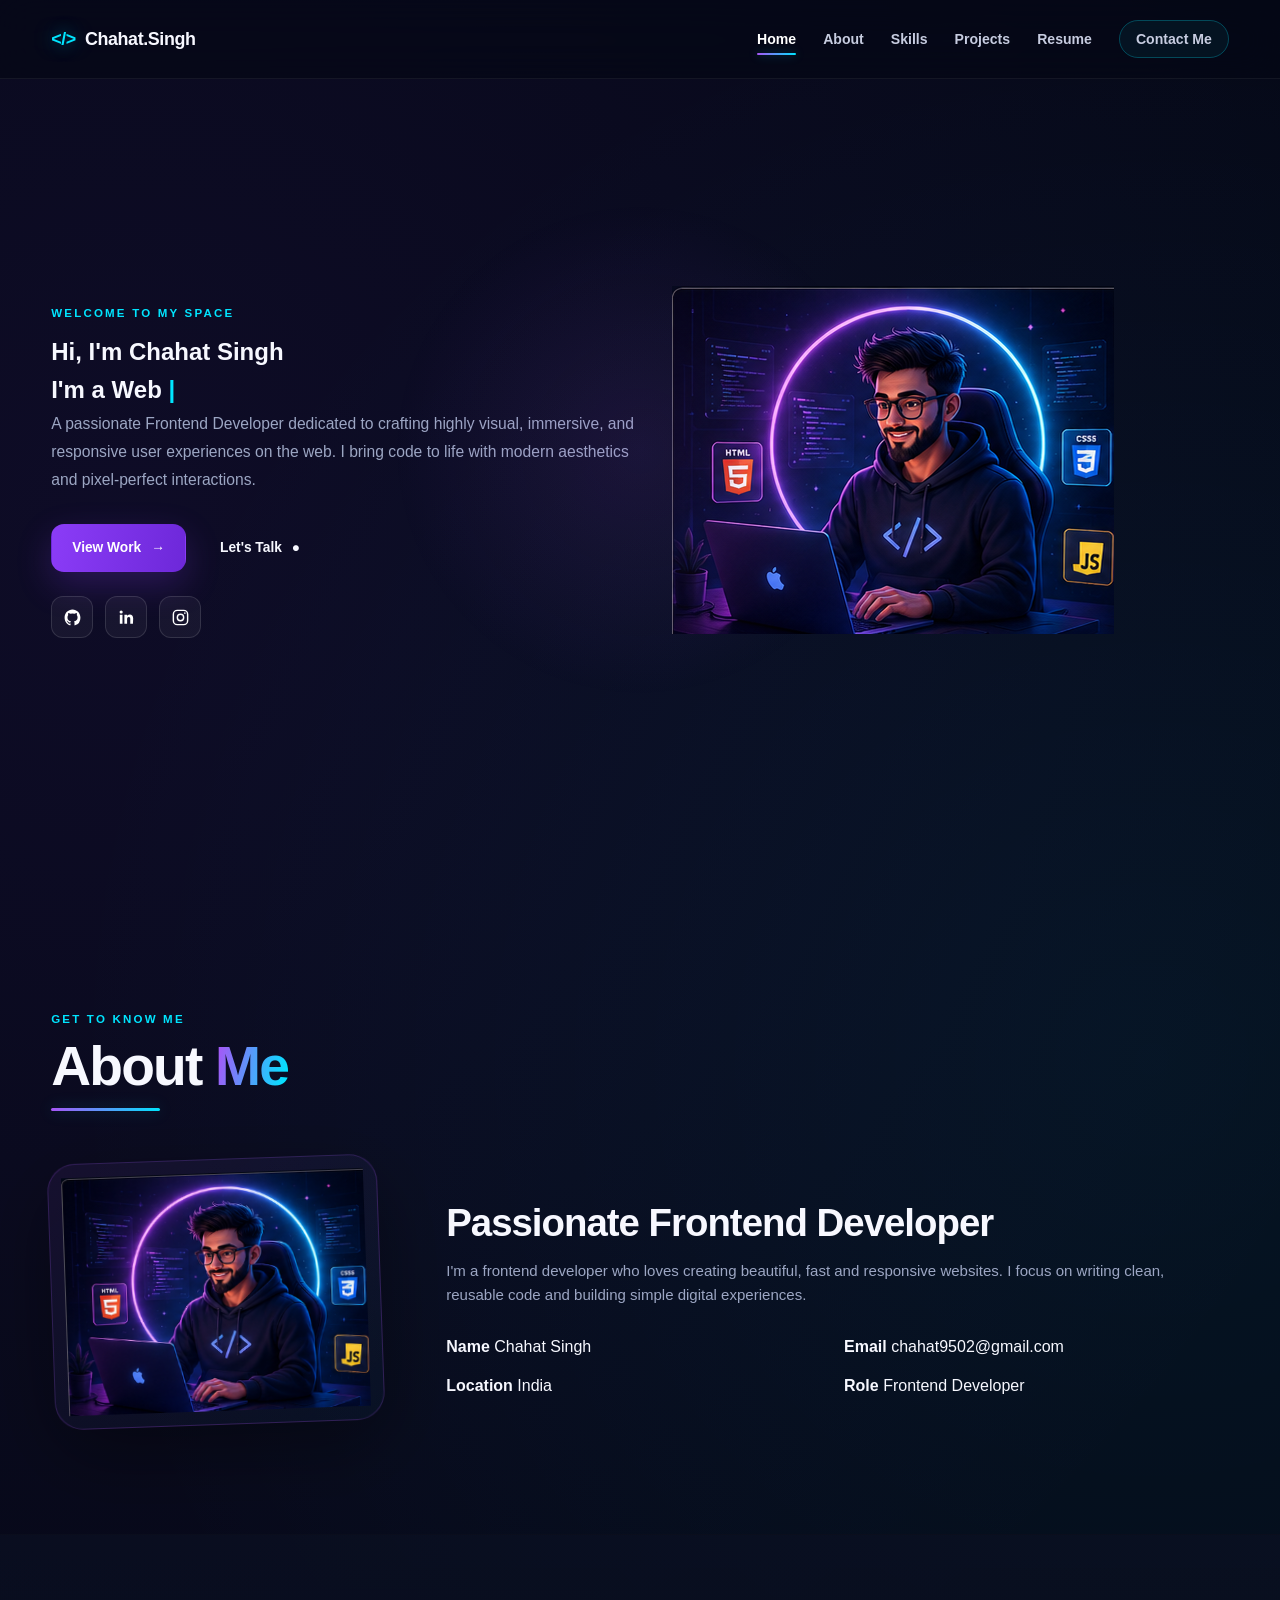
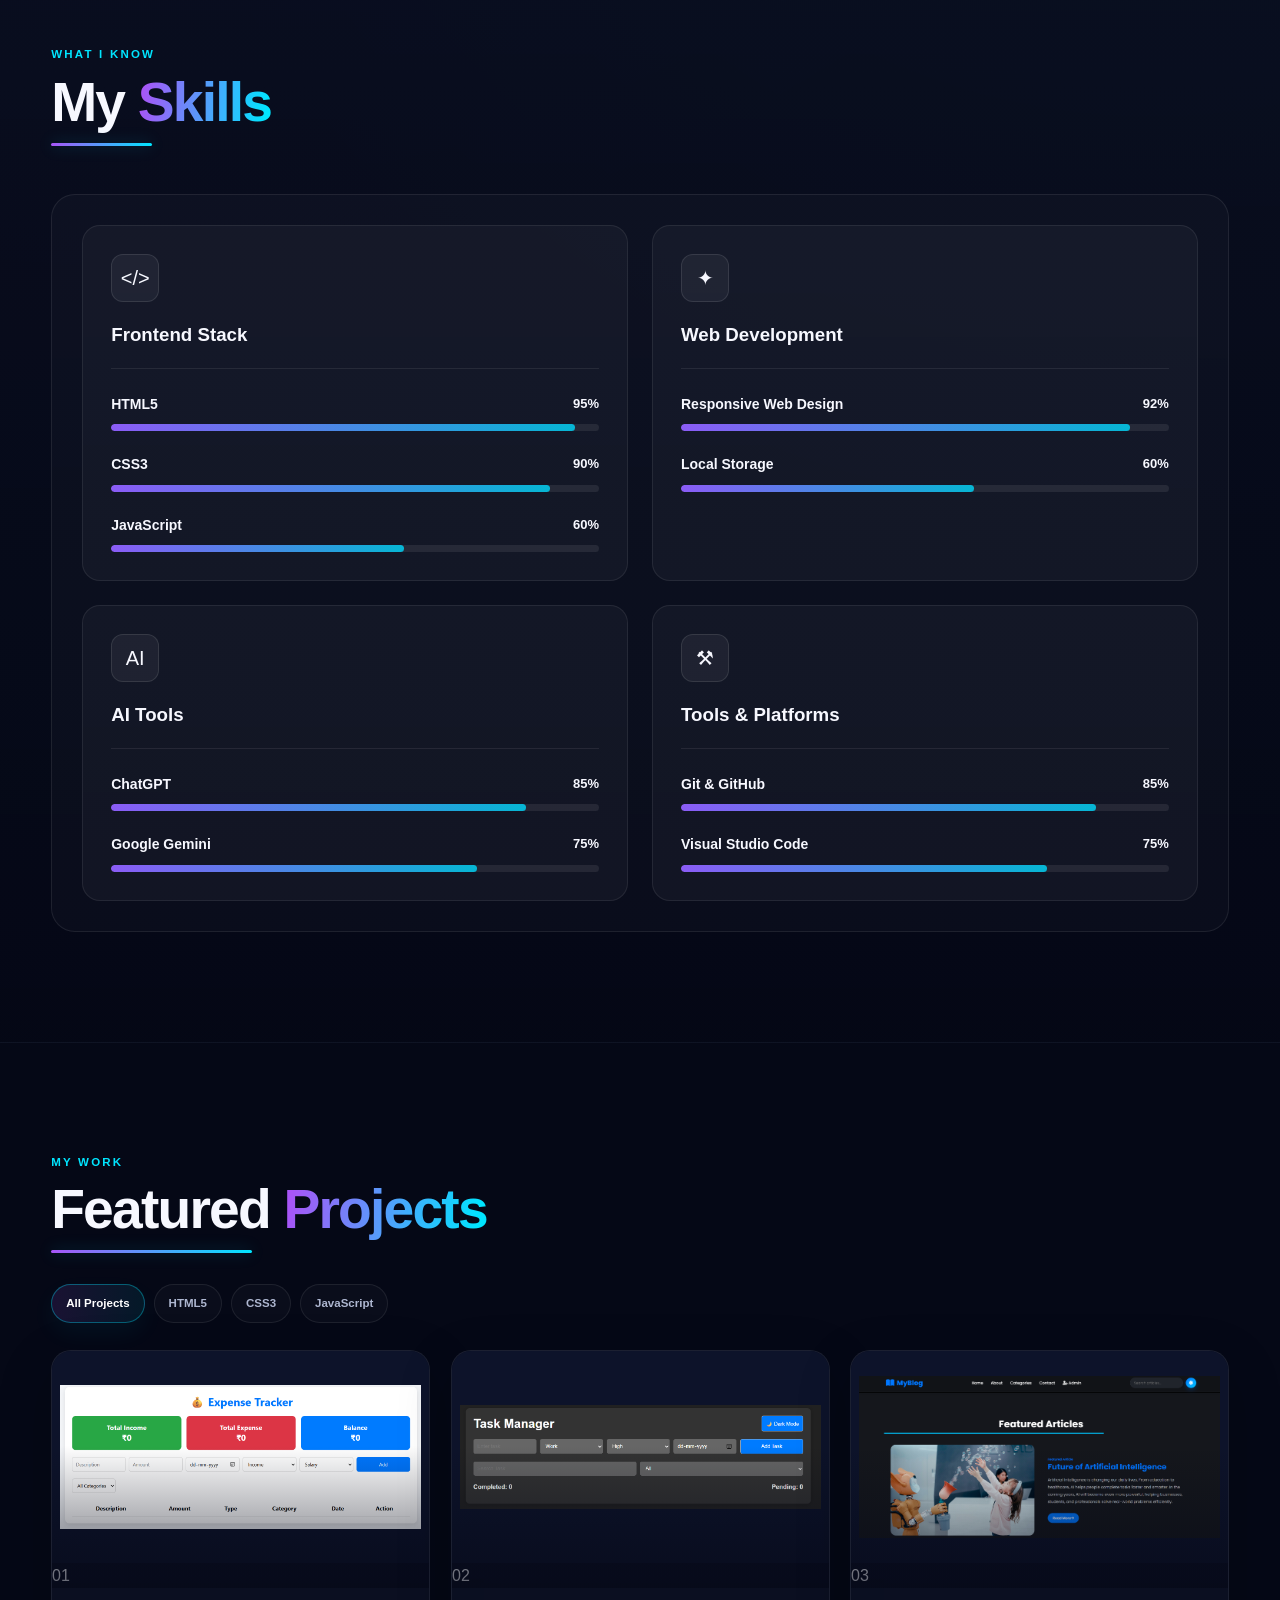
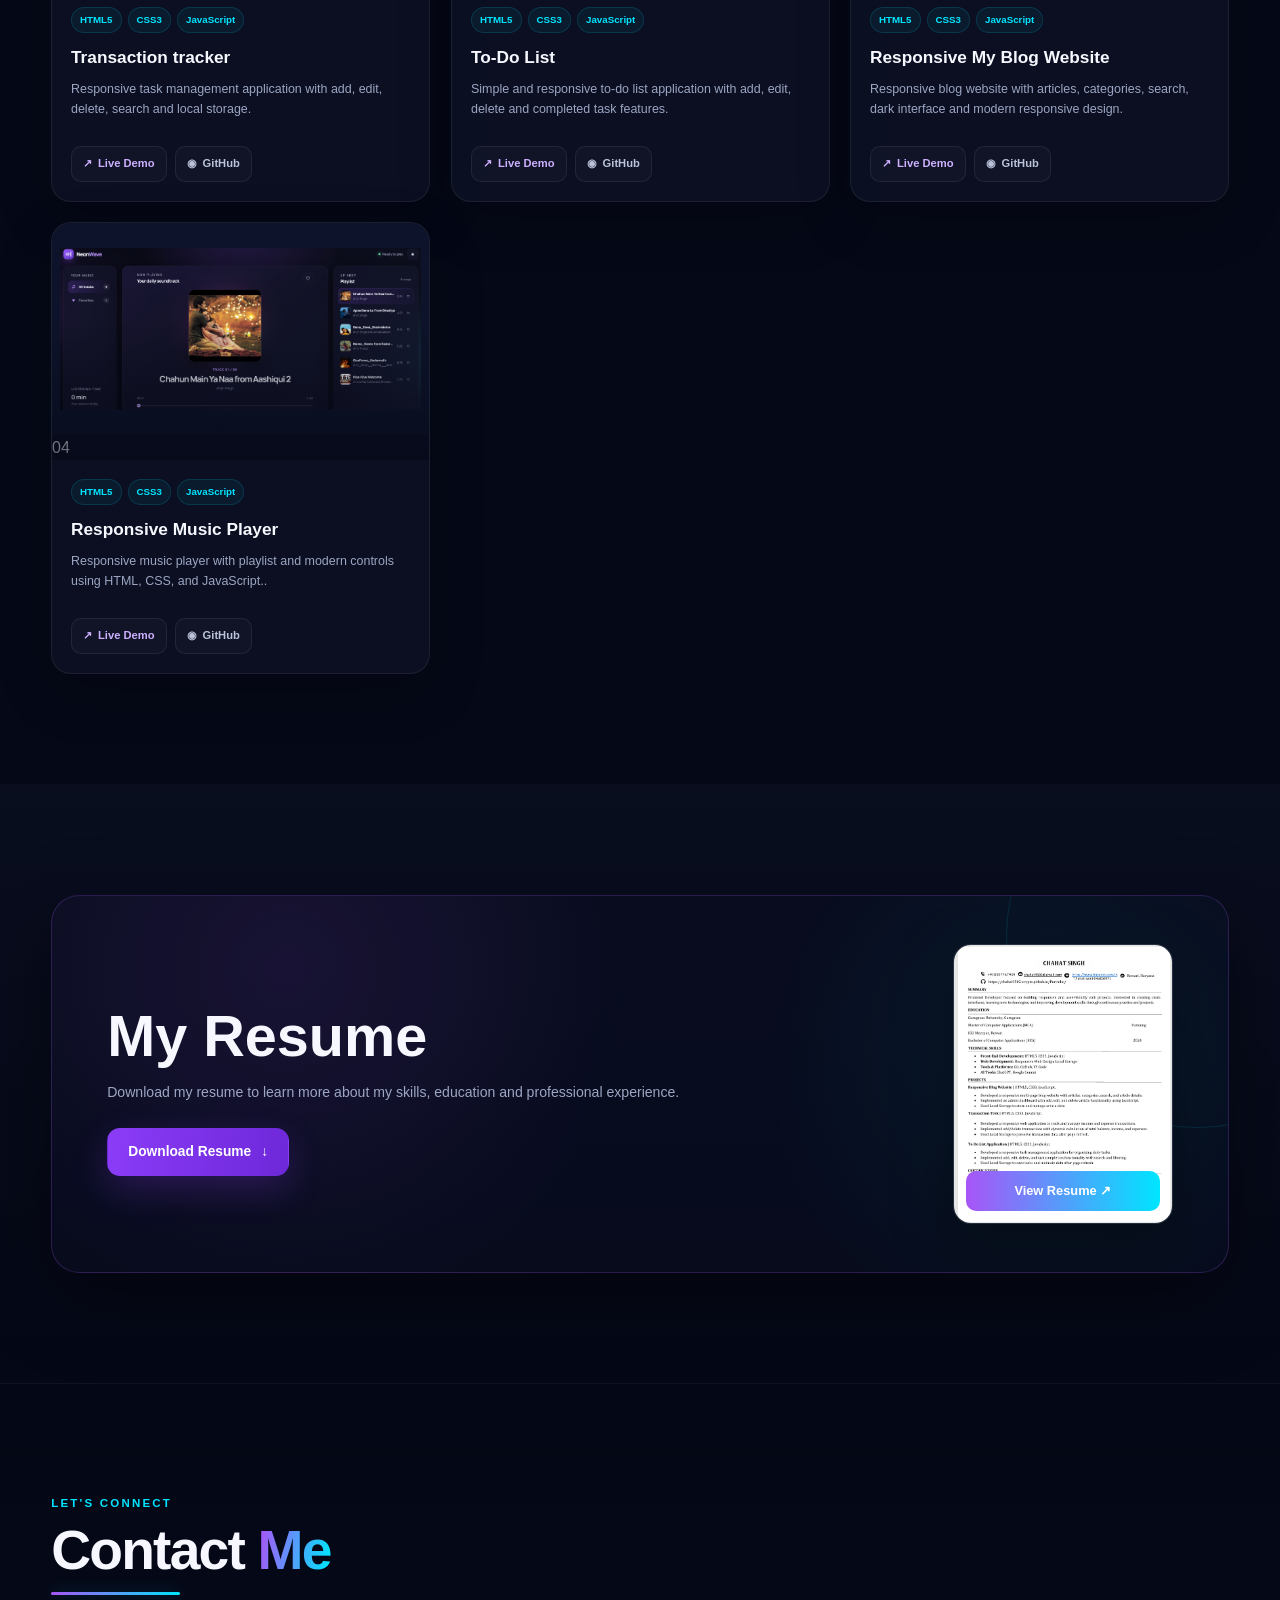
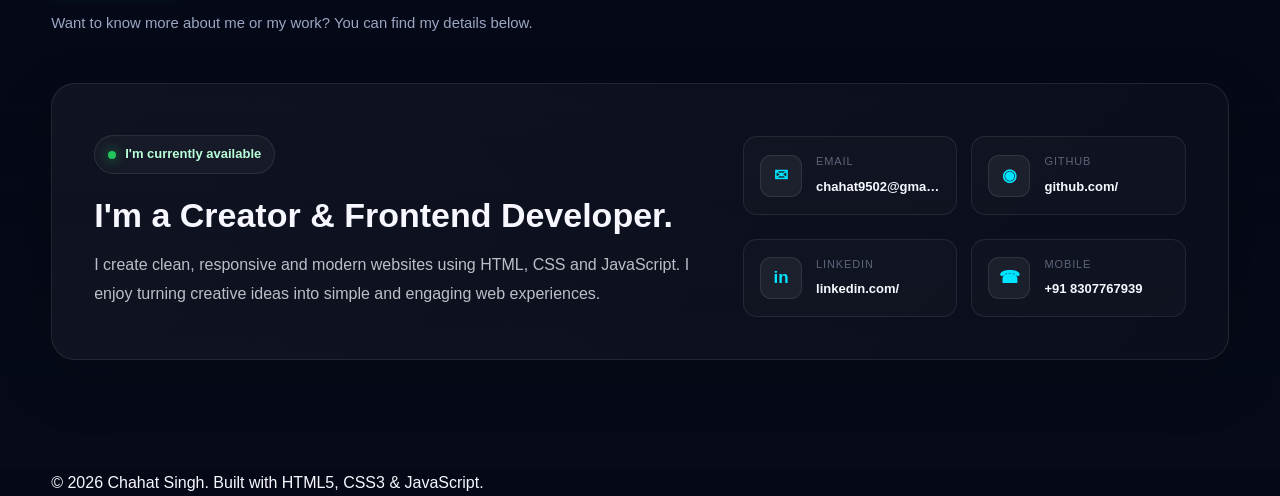
<file: index.html>
<!DOCTYPE html>
<html lang="en">

<head>

  <meta charset="UTF-8">

  <meta name="viewport" content="width=device-width, initial-scale=1.0">

  <meta
    name="description"
    content="Modern responsive frontend developer portfolio"
  >

  <meta
    name="author"
    content="Chahat Singh"
  >

  <title>Chahat Singh | Frontend Developer</title>

  <link rel="stylesheet" href="profile.css">

</head>


<body>

  <header class="header">

    <nav class="navbar container">

      <a href="#home" class="logo">

        <span class="logo-icon">&lt;/&gt;</span>

        <span>
          Chahat<span class="logo-dot">.</span>Singh
        </span>

      </a>

      <button
        class="menu-toggle"
        id="menuToggle"
        aria-label="Open menu"
        aria-expanded="false"
        type="button"
      >
        ☰
      </button>

      <ul class="nav-links" id="navLinks">

        <li>
          <a
            href="#home"
            class="nav-link active"
          >
            Home
          </a>
        </li>

        <li>
          <a
            href="#about"
            class="nav-link"
          >
            About
          </a>
        </li>

        <li>
          <a
            href="#skills"
            class="nav-link"
          >
            Skills
          </a>
        </li>

        <li>
          <a
            href="#projects"
            class="nav-link"
          >
            Projects
          </a>
        </li>

        <li>
          <a
            href="#resume"
            class="nav-link"
          >
            Resume
          </a>
        </li>

        <li>
          <a
            href="#contact"
            class="nav-link contact-nav"
          >
            Contact Me
          </a>
        </li>

      </ul>

    </nav>

  </header>

  <main>

    <section
      class="hero section"
      id="home"
    >

      <div class="container hero-grid">

        <div class="hero-content">

          <p class="eyebrow">
            WELCOME TO MY SPACE
          </p>


          <h1>
            Hi, I'm
            <span>Chahat Singh</span>
          </h1>


          <h2>

            I'm a

            <span id="typingText">
              Creative Coder
            </span>

            <span class="typing-cursor">
              |
            </span>

          </h2>


          <p class="hero-text">

            A passionate Frontend Developer dedicated to
            crafting highly visual, immersive, and responsive
            user experiences on the web. I bring code to life
            with modern aesthetics and pixel-perfect
            interactions.

          </p>
          <div class="hero-buttons">

            <a
              href="#projects"
              class="btn btn-primary"
            >

              View Work

              <span>→</span>

            </a>


            <a
              href="#contact"
              class="btn btn-outline"
            >

              Let's Talk

              <span>●</span>

            </a>

          </div>

          <div class="social-links">
            <a
              href="https://github.com/chahat9502-crypto"
              target="_blank"
              rel="noopener noreferrer"
              aria-label="GitHub"
              title="GitHub"
              class="social-icon github"
            >

              <svg
                viewBox="0 0 24 24"
                aria-hidden="true"
              >
                <path
                  d="M12 2C6.48 2 2 6.58 2 12.22c0 4.51 2.87 8.34 6.84 9.69.5.1.68-.22.68-.49v-1.73c-2.78.62-3.37-1.37-3.37-1.37-.45-1.18-1.11-1.49-1.11-1.49-.91-.64.07-.63.07-.63 1 .08 1.53 1.06 1.53 1.06.9 1.58 2.34 1.12 2.91.86.09-.67.35-1.12.64-1.38-2.22-.26-4.55-1.15-4.55-5.07 0-1.12.39-2.03 1.03-2.75-.1-.26-.45-1.31.1-2.72 0 0 .84-.28 2.75 1.05a9.2 9.2 0 0 1 5 0c1.91-1.33 2.75-1.05 2.75-1.05.55 1.41.2 2.46.1 2.72.64.72 1.03 1.63 1.03 2.75 0 3.93-2.34 4.8-4.57 5.06.36.32.68.94.68 1.9v2.82c0 .27.18.6.69.49A10.25 10.25 0 0 0 22 12.22C22 6.58 17.52 2 12 2Z"
                />
              </svg>

            </a>

            <a
              href="https://www.linkedin.com/in/chahat-saini-04a1b9371"
              target="_blank"
              rel="noopener noreferrer"
              aria-label="LinkedIn"
              title="LinkedIn"
              class="social-icon linkedin"
            >

              <svg
                viewBox="0 0 24 24"
                aria-hidden="true"
              >
                <path
                  d="M6.94 8.5H3.56V20h3.38V8.5ZM5.25 3A2 2 0 1 0 5.25 7 2 2 0 0 0 5.25 3ZM20.44 13.41c0-3.46-1.85-5.07-4.32-5.07-1.99 0-2.88 1.1-3.38 1.87V8.5H9.36V20h3.38v-5.69c0-1.5.28-2.95 2.14-2.95 1.84 0 1.87 1.72 1.87 3.05V20h3.38l.31-6.59Z"
                />
              </svg>

            </a>

            <a
              href="https://www.instagram.com/"
              target="_blank"
              rel="noopener noreferrer"
              aria-label="Instagram"
              title="Instagram"
              class="social-icon instagram"
            >

              <svg
                viewBox="0 0 24 24"
                aria-hidden="true"
              >
                <rect
                  x="3"
                  y="3"
                  width="18"
                  height="18"
                  rx="5"
                  ry="5"
                />

                <circle
                  cx="12"
                  cy="12"
                  r="4"
                />

                <circle
                  cx="17.5"
                  cy="6.5"
                  r="1"
                  class="instagram-dot"
                />

              </svg>

            </a>

          </div>

        </div>
        <div class="hero-image">

          <div class="glow"></div>

          <div class="hero-ring"></div>

          <img
            src="images/avatar.png"
            alt="Chahat Singh frontend developer"
          >

        </div>

      </div>

    </section>

    <section
      class="section"
      id="about"
    >

      <div class="container">


        <div class="section-heading">

          <p class="eyebrow">
            GET TO KNOW ME
          </p>

          <h2>
            About
            <span>Me</span>
          </h2>

        </div>



        <div class="about-grid reveal">
          <div class="profile-card">

            <div class="profile-glow"></div>

            <img
              src="images/avatar.png"
              alt="Chahat Singh profile"
            >

          </div>
          <div class="about-content">

            <h3>
              Passionate Frontend Developer
            </h3>


            <p>

              I'm a frontend developer who loves creating
              beautiful, fast and responsive websites.
              I focus on writing clean, reusable code
              and building simple digital experiences.

            </p>


            <div class="info-grid">


              <div class="info-item">

                <strong>
                  Name
                </strong>

                <span>
                  Chahat Singh
                </span>

              </div>


              <div class="info-item">

                <strong>
                  Email
                </strong>

                <span>
                  chahat9502@gmail.com
                </span>

              </div>


              <div class="info-item">

                <strong>
                  Location
                </strong>

                <span>
                  India
                </span>

              </div>


              <div class="info-item">

                <strong>
                  Role
                </strong>

                <span>
                  Frontend Developer
                </span>

              </div>


            </div>

          </div>

        </div>

      </div>

    </section>

    <section class="section section-alt" id="skills">
      <div class="container">
        <div class="section-heading">
          <p class="eyebrow">WHAT I KNOW</p>
          <h2>My <span>Skills</span></h2>
        </div>

        <div class="skills-container reveal">
          <div class="skill-card">
            <div class="skill-card-icon">&lt;/&gt;</div>
            <h3>Frontend Stack</h3>
            <div class="skill-line"></div>
            <div class="skill-item">
              <div class="skill-top"><h4>HTML5</h4><span>95%</span></div>
              <div class="progress"><span style="width:95%"></span></div>
            </div>
            <div class="skill-item">
              <div class="skill-top"><h4>CSS3 </h4><span>90%</span></div>
              <div class="progress"><span style="width:90%"></span></div>
            </div>
            <div class="skill-item">
              <div class="skill-top"><h4>JavaScript</h4><span>60%</span></div>
              <div class="progress"><span style="width:60%"></span></div>
            </div>
          </div>

          <div class="skill-card">
            <div class="skill-card-icon">✦</div>
            <h3>Web Development</h3>
            <div class="skill-line"></div>
            <div class="skill-item">
              <div class="skill-top"><h4>Responsive Web Design</h4><span>92%</span></div>
              <div class="progress"><span style="width:92%"></span></div>
            </div>
            <div class="skill-item">
              <div class="skill-top"><h4>Local Storage</h4><span>60%</span></div>
              <div class="progress"><span style="width:60%"></span></div>
            </div>
          </div>

          <div class="skill-card">
            <div class="skill-card-icon">AI</div>
            <h3>AI Tools</h3>
            <div class="skill-line"></div>
            <div class="skill-item">
              <div class="skill-top"><h4>ChatGPT</h4><span>85%</span></div>
              <div class="progress"><span style="width:85%"></span></div>
            </div>
            <div class="skill-item">
              <div class="skill-top"><h4>Google Gemini</h4><span>75%</span></div>
              <div class="progress"><span style="width:75%"></span></div>
            </div>
          </div>

          <div class="skill-card">
            <div class="skill-card-icon">⚒</div>
            <h3>Tools &amp; Platforms</h3>
            <div class="skill-line"></div>
            <div class="skill-item">
              <div class="skill-top"><h4>Git &amp; GitHub</h4><span>85%</span></div>
              <div class="progress"><span style="width:85%"></span></div>
            </div>
            <div class="skill-item">
              <div class="skill-top"><h4>Visual Studio Code</h4><span>75%</span></div>
              <div class="progress"><span style="width:75%"></span></div>
            </div>
          </div>
        </div>
      </div>
    </section>


    <section
      class="section"
      id="projects"
    >

      <div class="container">


        <div class="section-heading project-heading">

          <div>

            <p class="eyebrow">
              MY WORK
            </p>

            <h2>
              Featured
              <span>Projects</span>
            </h2>

          </div>
</div>


        <div class="project-filters">

          <button
            class="filter-btn active"
            data-filter="all"
            type="button"
          >
            All Projects
          </button>


          <button
            class="filter-btn"
            data-filter="HTML5"
            type="button"
          >
            HTML5
          </button>


          <button
            class="filter-btn"
            data-filter="CSS3"
            type="button"
          >
            CSS3
          </button>


          <button
            class="filter-btn"
            data-filter="JavaScript"
            type="button"
          >
            JavaScript
          </button>

        </div>


        <div
          class="projects-grid reveal"
          id="projectsGrid"
        >
        </div>

      </div>

    </section>

<section
      class="section section-alt"
      id="resume"
    >

      <div class="container">


        <div class="resume-box reveal">


          <div class="resume-content">

          


            <h2>
              My
              <span>Resume</span>
            </h2>


            <p>

              Download my resume to learn more
              about my skills, education and
              professional experience.

            </p>


            <a
              href="resume.pdf"
              download
              class="btn btn-primary"
            >

              Download Resume

              <span>↓</span>

            </a>

          </div>



          <div class="resume-preview">

  <img
    src="images/resume.png"
    alt="Chahat Singh Resume Preview"
  >

  <a
    href="images/resume.png"
    target="_blank"
    rel="noopener noreferrer"
    class="resume-preview-btn"
  >
    View Resume ↗
  </a>

</div>

          </div>


        </div>

      </div>

    </section>


    <section
      class="section contact-section"
      id="contact"
    >

      <div class="container">


        <div class="section-heading reveal">

          <p class="eyebrow">
            LET'S CONNECT
          </p>

          <h2>
            Contact
            <span>Me</span>
          </h2>

          <p class="section-description">

            Want to know more about me or my work?
            You can find my details below.

          </p>

        </div>


        <div class="simple-contact-card reveal">


         

          <div class="simple-contact-intro">


            <div class="online-status">

              <span></span>

              I'm currently available

            </div>


            <h3>
              I'm a Creator & Frontend Developer.
            </h3>


            <p>

              I create clean, responsive and modern
              websites using HTML, CSS and JavaScript.
              I enjoy turning creative ideas into
              simple and engaging web experiences.

            </p>

          </div>


          <div class="simple-contact-details">


            <a
              href="mailto:youremail@gmail.com"
              class="simple-contact-item"
            >

              <span class="simple-contact-icon">
                ✉
              </span>

              <span>

                <small>
                  Email
                </small>

                <strong>
                  chahat9502@gmail.com
                </strong>

              </span>

            </a>


            <a
              href="https://github.com/chahat9502-crypto"
              target="_blank"
              rel="noopener noreferrer"
              class="simple-contact-item"
            >

              <span class="simple-contact-icon">
                ◉
              </span>

              <span>

                <small>
                  GitHub
                </small>

                <strong>
                  github.com/
                </strong>

              </span>

            </a>


            <a
              href="https://www.linkedin.com/in/chahat-saini-04a1b9371"
              target="_blank"
              rel="noopener noreferrer"
              class="simple-contact-item"
            >

              <span class="simple-contact-icon">
                in
              </span>

              <span>

                <small>
                  LinkedIn
                </small>

                <strong>
                  linkedin.com/
                </strong>

              </span>

            </a>


<a
  href="tel:+918307767939"
  class="simple-contact-item"
>
  <span class="simple-contact-icon">
    ☎
  </span>

  <span>
    <small>Mobile</small>
    <strong>+91 8307767939</strong>
  </span>
</a>

          </div>

        </div>

      </div>

    </section>


  </main>

<footer>

    <div class="container">

      <p>

        © 2026 Chahat Singh.
        Built with HTML5, CSS3 & JavaScript.

      </p>

    </div>

  </footer>


  <button
    class="back-top"
    id="backTop"
    aria-label="Back to top"
    type="button"
  >
    ↑
  </button>


  <script
    src="profile.js"
    defer
  ></script>


</body>

</html>
</file>
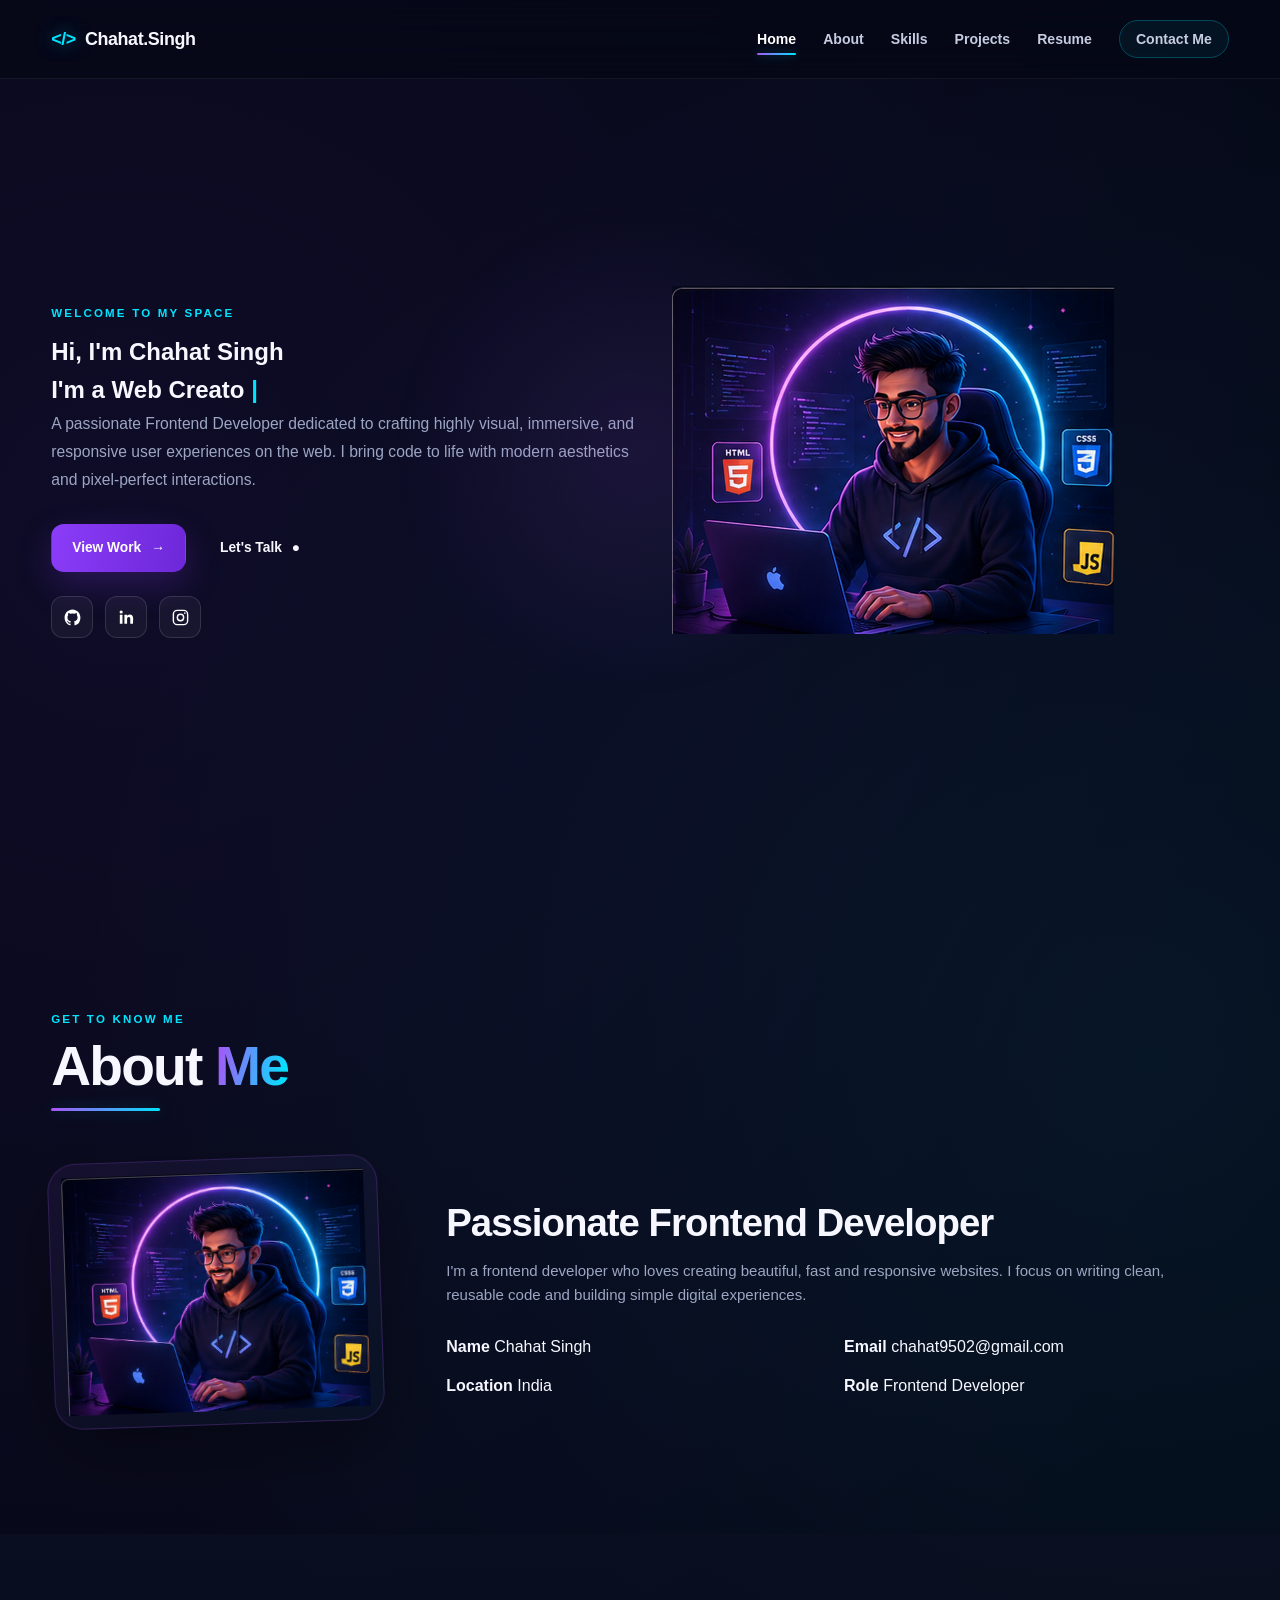
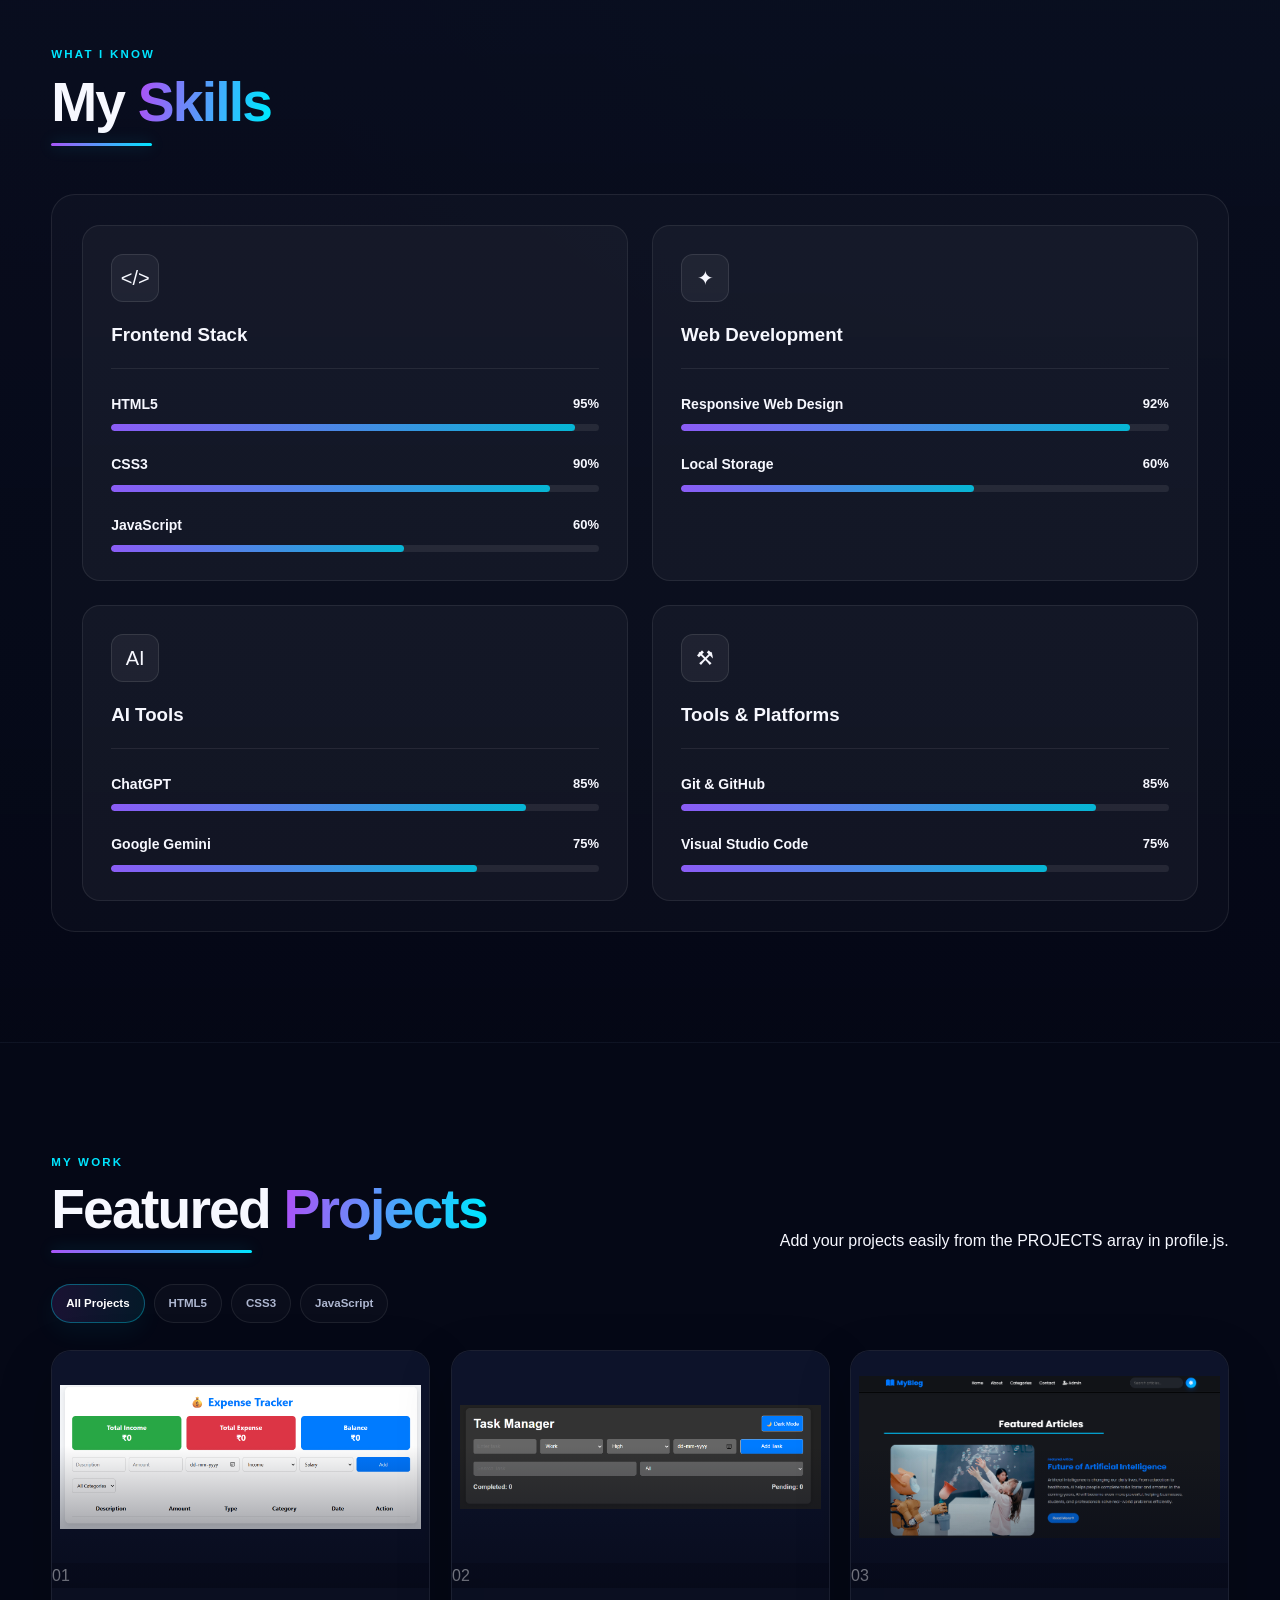
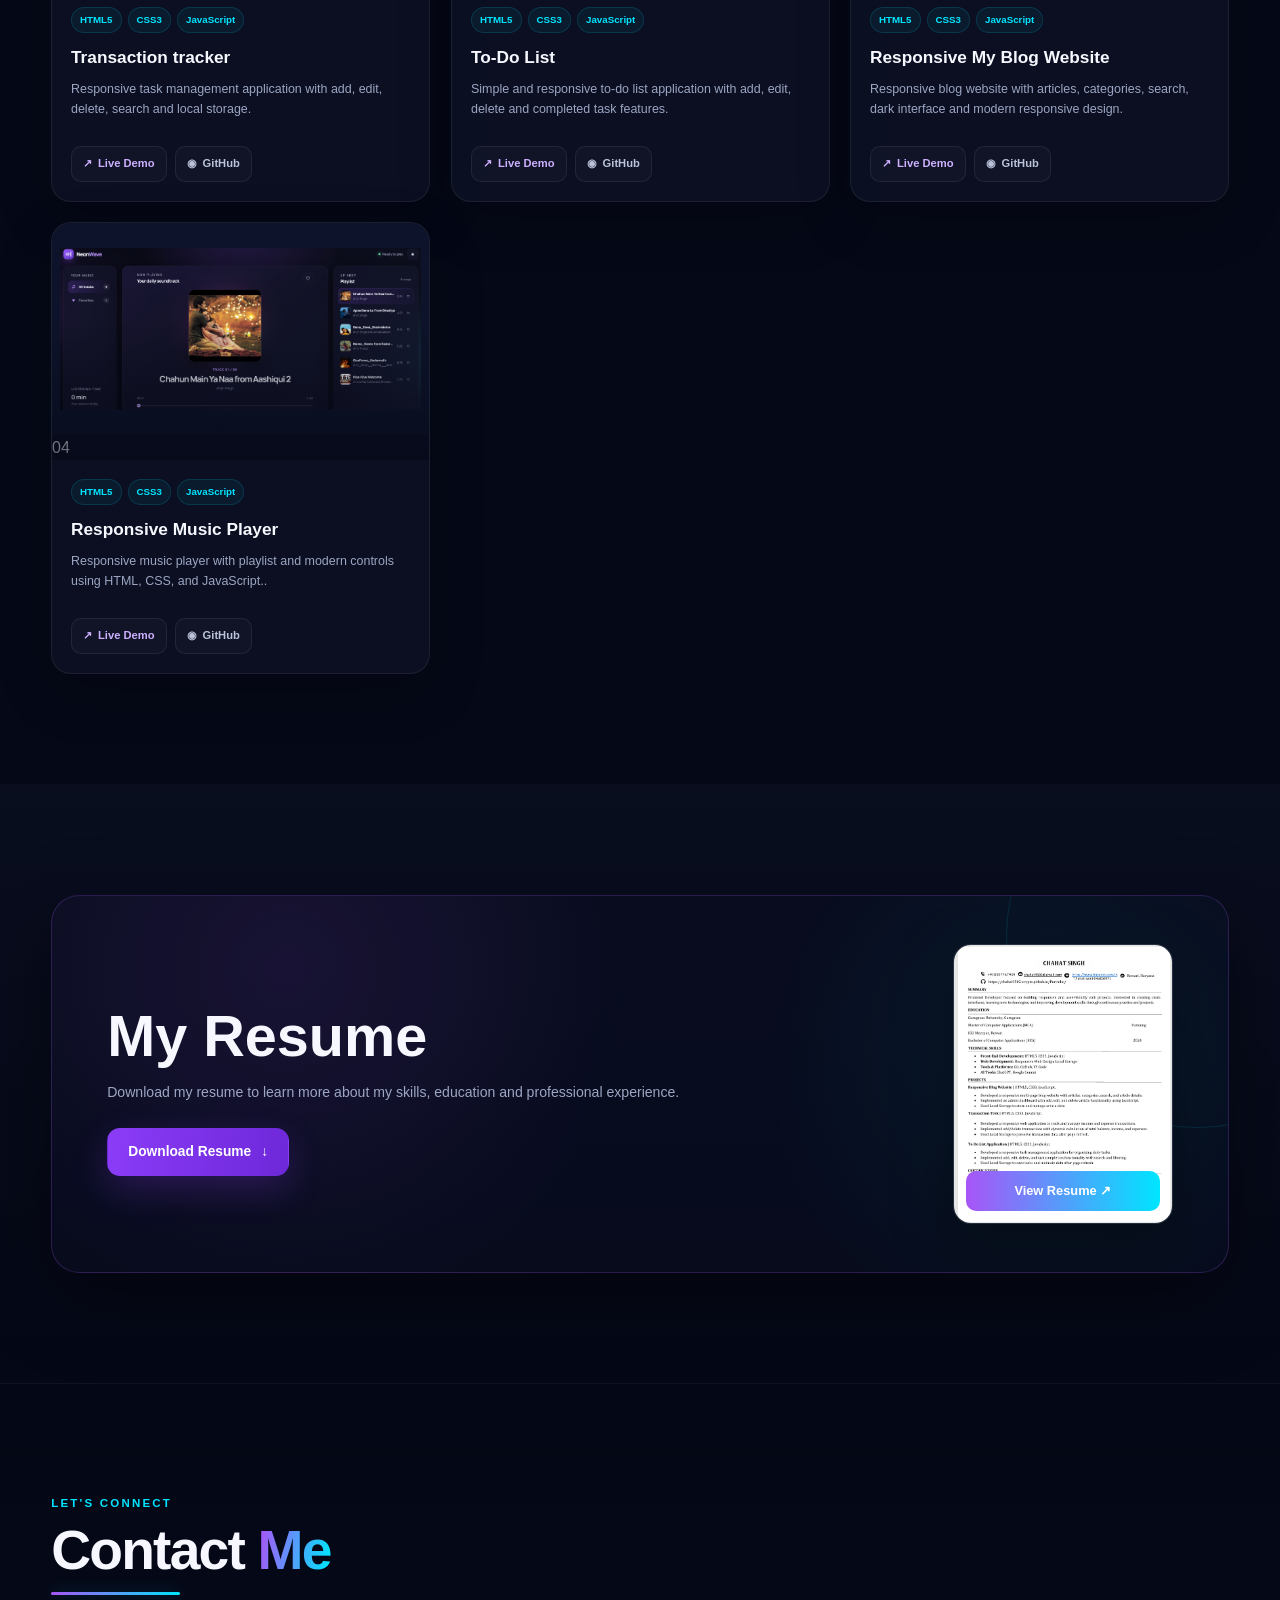
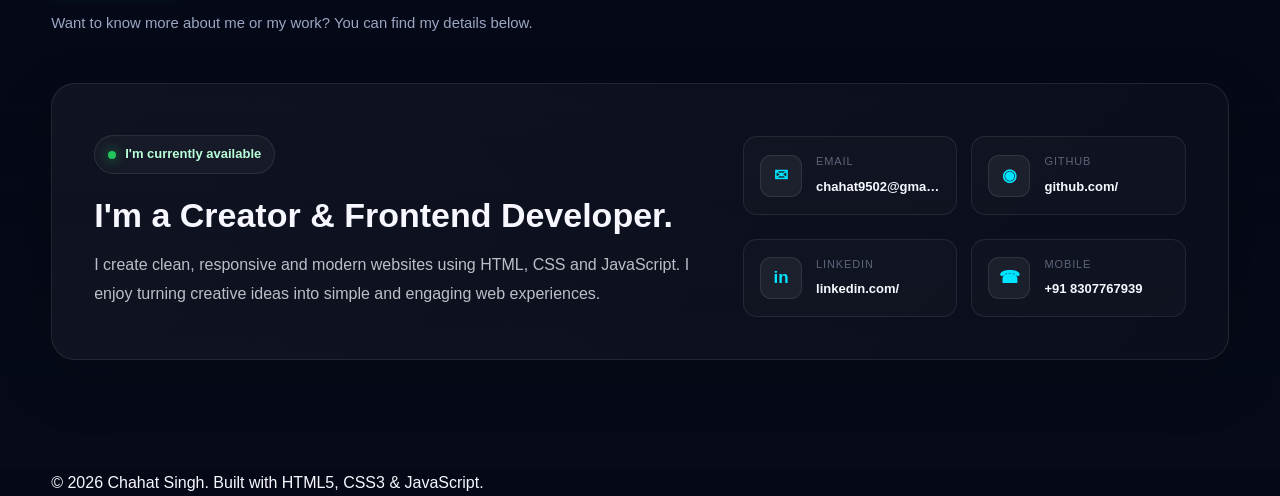
<file: portofolio.html>
<!DOCTYPE html>
<html lang="en">

<head>

  <meta charset="UTF-8">

  <meta name="viewport" content="width=device-width, initial-scale=1.0">

  <meta
    name="description"
    content="Modern responsive frontend developer portfolio"
  >

  <meta
    name="author"
    content="Chahat Singh"
  >

  <title>Chahat Singh | Frontend Developer</title>

  <link rel="stylesheet" href="profile.css">

</head>


<body>

  <header class="header">

    <nav class="navbar container">

      <a href="#home" class="logo">

        <span class="logo-icon">&lt;/&gt;</span>

        <span>
          Chahat<span class="logo-dot">.</span>Singh
        </span>

      </a>

      <button
        class="menu-toggle"
        id="menuToggle"
        aria-label="Open menu"
        aria-expanded="false"
        type="button"
      >
        ☰
      </button>

      <ul class="nav-links" id="navLinks">

        <li>
          <a
            href="#home"
            class="nav-link active"
          >
            Home
          </a>
        </li>

        <li>
          <a
            href="#about"
            class="nav-link"
          >
            About
          </a>
        </li>

        <li>
          <a
            href="#skills"
            class="nav-link"
          >
            Skills
          </a>
        </li>

        <li>
          <a
            href="#projects"
            class="nav-link"
          >
            Projects
          </a>
        </li>

        <li>
          <a
            href="#resume"
            class="nav-link"
          >
            Resume
          </a>
        </li>

        <li>
          <a
            href="#contact"
            class="nav-link contact-nav"
          >
            Contact Me
          </a>
        </li>

      </ul>

    </nav>

  </header>

  <main>

    <section
      class="hero section"
      id="home"
    >

      <div class="container hero-grid">

        <div class="hero-content">

          <p class="eyebrow">
            WELCOME TO MY SPACE
          </p>


          <h1>
            Hi, I'm
            <span>Chahat Singh</span>
          </h1>


          <h2>

            I'm a

            <span id="typingText">
              Creative Coder
            </span>

            <span class="typing-cursor">
              |
            </span>

          </h2>


          <p class="hero-text">

            A passionate Frontend Developer dedicated to
            crafting highly visual, immersive, and responsive
            user experiences on the web. I bring code to life
            with modern aesthetics and pixel-perfect
            interactions.

          </p>
          <div class="hero-buttons">

            <a
              href="#projects"
              class="btn btn-primary"
            >

              View Work

              <span>→</span>

            </a>


            <a
              href="#contact"
              class="btn btn-outline"
            >

              Let's Talk

              <span>●</span>

            </a>

          </div>

          <div class="social-links">
            <a
              href="https://github.com/chahat9502-crypto"
              target="_blank"
              rel="noopener noreferrer"
              aria-label="GitHub"
              title="GitHub"
              class="social-icon github"
            >

              <svg
                viewBox="0 0 24 24"
                aria-hidden="true"
              >
                <path
                  d="M12 2C6.48 2 2 6.58 2 12.22c0 4.51 2.87 8.34 6.84 9.69.5.1.68-.22.68-.49v-1.73c-2.78.62-3.37-1.37-3.37-1.37-.45-1.18-1.11-1.49-1.11-1.49-.91-.64.07-.63.07-.63 1 .08 1.53 1.06 1.53 1.06.9 1.58 2.34 1.12 2.91.86.09-.67.35-1.12.64-1.38-2.22-.26-4.55-1.15-4.55-5.07 0-1.12.39-2.03 1.03-2.75-.1-.26-.45-1.31.1-2.72 0 0 .84-.28 2.75 1.05a9.2 9.2 0 0 1 5 0c1.91-1.33 2.75-1.05 2.75-1.05.55 1.41.2 2.46.1 2.72.64.72 1.03 1.63 1.03 2.75 0 3.93-2.34 4.8-4.57 5.06.36.32.68.94.68 1.9v2.82c0 .27.18.6.69.49A10.25 10.25 0 0 0 22 12.22C22 6.58 17.52 2 12 2Z"
                />
              </svg>

            </a>

            <a
              href="https://www.linkedin.com/in/chahat-saini-04a1b9371"
              target="_blank"
              rel="noopener noreferrer"
              aria-label="LinkedIn"
              title="LinkedIn"
              class="social-icon linkedin"
            >

              <svg
                viewBox="0 0 24 24"
                aria-hidden="true"
              >
                <path
                  d="M6.94 8.5H3.56V20h3.38V8.5ZM5.25 3A2 2 0 1 0 5.25 7 2 2 0 0 0 5.25 3ZM20.44 13.41c0-3.46-1.85-5.07-4.32-5.07-1.99 0-2.88 1.1-3.38 1.87V8.5H9.36V20h3.38v-5.69c0-1.5.28-2.95 2.14-2.95 1.84 0 1.87 1.72 1.87 3.05V20h3.38l.31-6.59Z"
                />
              </svg>

            </a>

            <a
              href="https://www.instagram.com/"
              target="_blank"
              rel="noopener noreferrer"
              aria-label="Instagram"
              title="Instagram"
              class="social-icon instagram"
            >

              <svg
                viewBox="0 0 24 24"
                aria-hidden="true"
              >
                <rect
                  x="3"
                  y="3"
                  width="18"
                  height="18"
                  rx="5"
                  ry="5"
                />

                <circle
                  cx="12"
                  cy="12"
                  r="4"
                />

                <circle
                  cx="17.5"
                  cy="6.5"
                  r="1"
                  class="instagram-dot"
                />

              </svg>

            </a>

          </div>

        </div>
        <div class="hero-image">

          <div class="glow"></div>

          <div class="hero-ring"></div>

          <img
            src="images/avatar.png"
            alt="Chahat Singh frontend developer"
          >

        </div>

      </div>

    </section>

    <section
      class="section"
      id="about"
    >

      <div class="container">


        <div class="section-heading">

          <p class="eyebrow">
            GET TO KNOW ME
          </p>

          <h2>
            About
            <span>Me</span>
          </h2>

        </div>



        <div class="about-grid reveal">
          <div class="profile-card">

            <div class="profile-glow"></div>

            <img
              src="images/avatar.png"
              alt="Chahat Singh profile"
            >

          </div>
          <div class="about-content">

            <h3>
              Passionate Frontend Developer
            </h3>


            <p>

              I'm a frontend developer who loves creating
              beautiful, fast and responsive websites.
              I focus on writing clean, reusable code
              and building simple digital experiences.

            </p>


            <div class="info-grid">


              <div class="info-item">

                <strong>
                  Name
                </strong>

                <span>
                  Chahat Singh
                </span>

              </div>


              <div class="info-item">

                <strong>
                  Email
                </strong>

                <span>
                  chahat9502@gmail.com
                </span>

              </div>


              <div class="info-item">

                <strong>
                  Location
                </strong>

                <span>
                  India
                </span>

              </div>


              <div class="info-item">

                <strong>
                  Role
                </strong>

                <span>
                  Frontend Developer
                </span>

              </div>


            </div>

          </div>

        </div>

      </div>

    </section>

    <section class="section section-alt" id="skills">
      <div class="container">
        <div class="section-heading">
          <p class="eyebrow">WHAT I KNOW</p>
          <h2>My <span>Skills</span></h2>
        </div>

        <div class="skills-container reveal">
          <div class="skill-card">
            <div class="skill-card-icon">&lt;/&gt;</div>
            <h3>Frontend Stack</h3>
            <div class="skill-line"></div>
            <div class="skill-item">
              <div class="skill-top"><h4>HTML5</h4><span>95%</span></div>
              <div class="progress"><span style="width:95%"></span></div>
            </div>
            <div class="skill-item">
              <div class="skill-top"><h4>CSS3 </h4><span>90%</span></div>
              <div class="progress"><span style="width:90%"></span></div>
            </div>
            <div class="skill-item">
              <div class="skill-top"><h4>JavaScript</h4><span>60%</span></div>
              <div class="progress"><span style="width:60%"></span></div>
            </div>
          </div>

          <div class="skill-card">
            <div class="skill-card-icon">✦</div>
            <h3>Web Development</h3>
            <div class="skill-line"></div>
            <div class="skill-item">
              <div class="skill-top"><h4>Responsive Web Design</h4><span>92%</span></div>
              <div class="progress"><span style="width:92%"></span></div>
            </div>
            <div class="skill-item">
              <div class="skill-top"><h4>Local Storage</h4><span>60%</span></div>
              <div class="progress"><span style="width:60%"></span></div>
            </div>
          </div>

          <div class="skill-card">
            <div class="skill-card-icon">AI</div>
            <h3>AI Tools</h3>
            <div class="skill-line"></div>
            <div class="skill-item">
              <div class="skill-top"><h4>ChatGPT</h4><span>85%</span></div>
              <div class="progress"><span style="width:85%"></span></div>
            </div>
            <div class="skill-item">
              <div class="skill-top"><h4>Google Gemini</h4><span>75%</span></div>
              <div class="progress"><span style="width:75%"></span></div>
            </div>
          </div>

          <div class="skill-card">
            <div class="skill-card-icon">⚒</div>
            <h3>Tools &amp; Platforms</h3>
            <div class="skill-line"></div>
            <div class="skill-item">
              <div class="skill-top"><h4>Git &amp; GitHub</h4><span>85%</span></div>
              <div class="progress"><span style="width:85%"></span></div>
            </div>
            <div class="skill-item">
              <div class="skill-top"><h4>Visual Studio Code</h4><span>75%</span></div>
              <div class="progress"><span style="width:75%"></span></div>
            </div>
          </div>
        </div>
      </div>
    </section>


    <section
      class="section"
      id="projects"
    >

      <div class="container">


        <div class="section-heading project-heading">

          <div>

            <p class="eyebrow">
              MY WORK
            </p>

            <h2>
              Featured
              <span>Projects</span>
            </h2>

          </div>


          <p class="small-note">

            Add your projects easily from
            the PROJECTS array in profile.js.

          </p>

        </div>


        <div class="project-filters">

          <button
            class="filter-btn active"
            data-filter="all"
            type="button"
          >
            All Projects
          </button>


          <button
            class="filter-btn"
            data-filter="HTML"
            type="button"
          >
            HTML5
          </button>


          <button
            class="filter-btn"
            data-filter="CSS"
            type="button"
          >
            CSS3
          </button>


          <button
            class="filter-btn"
            data-filter="JavaScript"
            type="button"
          >
            JavaScript
          </button>

        </div>


        <div
          class="projects-grid reveal"
          id="projectsGrid"
        >
        </div>

      </div>

    </section>

<section
      class="section section-alt"
      id="resume"
    >

      <div class="container">


        <div class="resume-box reveal">


          <div class="resume-content">

          


            <h2>
              My
              <span>Resume</span>
            </h2>


            <p>

              Download my resume to learn more
              about my skills, education and
              professional experience.

            </p>


            <a
              href="resume.pdf"
              download
              class="btn btn-primary"
            >

              Download Resume

              <span>↓</span>

            </a>

          </div>



          <div class="resume-preview">

  <img
    src="images/resume.png"
    alt="Chahat Singh Resume Preview"
  >

  <a
    href="resume.pdf"
    target="_blank"
    rel="noopener noreferrer"
    class="resume-preview-btn"
  >
    View Resume ↗
  </a>

</div>

          </div>


        </div>

      </div>

    </section>


    <section
      class="section contact-section"
      id="contact"
    >

      <div class="container">


        <div class="section-heading reveal">

          <p class="eyebrow">
            LET'S CONNECT
          </p>

          <h2>
            Contact
            <span>Me</span>
          </h2>

          <p class="section-description">

            Want to know more about me or my work?
            You can find my details below.

          </p>

        </div>


        <div class="simple-contact-card reveal">


          <!-- LEFT -->

          <div class="simple-contact-intro">


            <div class="online-status">

              <span></span>

              I'm currently available

            </div>


            <h3>
              I'm a Creator & Frontend Developer.
            </h3>


            <p>

              I create clean, responsive and modern
              websites using HTML, CSS and JavaScript.
              I enjoy turning creative ideas into
              simple and engaging web experiences.

            </p>

          </div>


          <div class="simple-contact-details">


            <a
              href="mailto:youremail@gmail.com"
              class="simple-contact-item"
            >

              <span class="simple-contact-icon">
                ✉
              </span>

              <span>

                <small>
                  Email
                </small>

                <strong>
                  chahat9502@gmail.com
                </strong>

              </span>

            </a>


            <a
              href="https://github.com/chahat9502-crypto"
              target="_blank"
              rel="noopener noreferrer"
              class="simple-contact-item"
            >

              <span class="simple-contact-icon">
                ◉
              </span>

              <span>

                <small>
                  GitHub
                </small>

                <strong>
                  github.com/
                </strong>

              </span>

            </a>


            <a
              href="https://www.linkedin.com/in/chahat-saini-04a1b9371"
              target="_blank"
              rel="noopener noreferrer"
              class="simple-contact-item"
            >

              <span class="simple-contact-icon">
                in
              </span>

              <span>

                <small>
                  LinkedIn
                </small>

                <strong>
                  linkedin.com/
                </strong>

              </span>

            </a>


<a
  href="tel:+918307767939"
  class="simple-contact-item"
>
  <span class="simple-contact-icon">
    ☎
  </span>

  <span>
    <small>Mobile</small>
    <strong>+91 8307767939</strong>
  </span>
</a>

          </div>

        </div>

      </div>

    </section>


  </main>

<footer>

    <div class="container">

      <p>

        © 2026 Chahat Singh.
        Built with HTML5, CSS3 & JavaScript.

      </p>

    </div>

  </footer>


  <button
    class="back-top"
    id="backTop"
    aria-label="Back to top"
    type="button"
  >
    ↑
  </button>


  <script
    src="profile.js"
    defer
  ></script>


</body>

</html>
</file>
<file: profile.css>
:root {
  --bg: #050816;
  --bg-2: #080b18;
  --bg-soft: #0b1022;
  --card: rgba(13, 18, 38, 0.78);
  --card-strong: rgba(16, 22, 47, 0.94);
  --text: #f7f8ff;
  --muted: #9ca6c3;
  --purple: #a855f7;
  --purple-2: #7c3aed;
  --cyan: #00e5ff;
  --cyan-2: #22d3ee;
  --pink: #ec4899;
  --green: #42f5a7;
  --danger: #ff6b8a;
  --border: rgba(168, 85, 247, .22);
  --border-cyan: rgba(0, 229, 255, .25);
  --shadow: 0 25px 80px rgba(0,0,0,.38);
  --shadow-purple: 0 20px 70px rgba(168,85,247,.18);
  --max-width: 1180px;
  --radius: 22px;
}

* {
  margin: 0;
  padding: 0;
  box-sizing: border-box;
}

html {
  scroll-behavior: smooth;
}

body {
  font-family: Inter, Arial, Helvetica, sans-serif;
  background:
    radial-gradient(circle at 10% 10%, rgba(124,58,237,.08), transparent 28%),
    radial-gradient(circle at 90% 20%, rgba(0,229,255,.06), transparent 25%),
    var(--bg);
  color: var(--text);
  line-height: 1.6;
  overflow-x: hidden;
}

body.light {
  --bg: #f5f7ff;
  --bg-2: #eef2ff;
  --bg-soft: #e9edfa;
  --card: rgba(255,255,255,.82);
  --card-strong: rgba(255,255,255,.96);
  --text: #11152a;
  --muted: #5c6680;
  --border: rgba(124,58,237,.18);
  --border-cyan: rgba(8,145,178,.2);
}

body::selection {
  background: rgba(168,85,247,.35);
  color: white;
}

a {
  color: inherit;
  text-decoration: none;
}

button,
input,
textarea {
  font: inherit;
}

button {
  cursor: pointer;
}

img {
  max-width: 100%;
  display: block;
}

.container {
  width: min(92%, var(--max-width));
  margin-inline: auto;
}

.section {
  position: relative;
  padding: 110px 0;
  scroll-margin-top: 80px;
}

.section-alt {
  background:
    linear-gradient(180deg, rgba(11,16,34,.72), rgba(5,8,22,.92));
  border-top: 1px solid rgba(255,255,255,.025);
  border-bottom: 1px solid rgba(255,255,255,.025);
}

.background-effects {
  position: fixed;
  inset: 0;
  pointer-events: none;
  z-index: -2;
  overflow: hidden;
}

.bg-orb {
  position: absolute;
  border-radius: 50%;
  filter: blur(90px);
  opacity: .18;
  animation: orbFloat 10s ease-in-out infinite;
}

.orb-1 {
  width: 330px;
  height: 330px;
  background: var(--purple);
  top: 5%;
  left: -100px;
}

.orb-2 {
  width: 300px;
  height: 300px;
  background: var(--cyan);
  top: 42%;
  right: -100px;
  animation-delay: -3s;
}

.orb-3 {
  width: 240px;
  height: 240px;
  background: var(--pink);
  bottom: -100px;
  left: 42%;
  animation-delay: -6s;
}

.grid-overlay {
  position: absolute;
  inset: 0;
  opacity: .16;
  background-image:
    linear-gradient(rgba(255,255,255,.025) 1px, transparent 1px),
    linear-gradient(90deg, rgba(255,255,255,.025) 1px, transparent 1px);
  background-size: 55px 55px;
  mask-image: linear-gradient(to bottom, black, transparent 90%);
}

@keyframes orbFloat {
  0%,100% { transform: translate3d(0,0,0) scale(1); }
  50% { transform: translate3d(25px,-30px,0) scale(1.08); }
}
body.has-pointer::before {
  content: "";
  position: fixed;
  inset: 0;
  pointer-events: none;
  z-index: 9998;
  background: radial-gradient(
    450px circle at var(--mouse-x, 50%) var(--mouse-y, 50%),
    rgba(168,85,247,.10),
    transparent 55%
  );
}

.header {
  position: fixed;
  top: 0;
  left: 0;
  width: 100%;
  z-index: 1000;
  background: rgba(5,8,22,.68);
  backdrop-filter: blur(20px);
  -webkit-backdrop-filter: blur(20px);
  border-bottom: 1px solid rgba(255,255,255,.06);
  transition: .35s ease;
}

.header.scrolled {
  background: rgba(5,8,22,.92);
  box-shadow: 0 10px 40px rgba(0,0,0,.2);
}

.navbar {
  min-height: 78px;
  display: flex;
  align-items: center;
  justify-content: space-between;
}

.logo {
  display: inline-flex;
  align-items: center;
  gap: 9px;
  font-family: "Space Grotesk", sans-serif;
  font-size: 1.12rem;
  font-weight: 700;
  letter-spacing: -.4px;
}

.logo-icon {
  color: var(--cyan);
  text-shadow: 0 0 18px rgba(0,229,255,.5);
  font-weight: 800;
}

.logo-text b,
.footer-logo b {
  background: linear-gradient(90deg,var(--purple),var(--cyan));
  -webkit-background-clip: text;
  background-clip: text;
  color: transparent;
}

.nav-links {
  display: flex;
  align-items: center;
  gap: 27px;
  list-style: none;
}

.nav-link {
  position: relative;
  color: #c7cce0;
  font-size: .88rem;
  font-weight: 600;
  padding: 29px 0;
  transition: color .25s ease;
}

.nav-link::after {
  content: "";
  position: absolute;
  left: 0;
  bottom: 21px;
  width: 0;
  height: 2px;
  border-radius: 20px;
  background: linear-gradient(90deg,var(--purple),var(--cyan));
  box-shadow: 0 0 10px rgba(0,229,255,.35);
  transition: width .3s ease;
}

.nav-link:hover,
.nav-link.active {
  color: white;
}

.nav-link:hover::after,
.nav-link.active::after {
  width: 100%;
}

.contact-nav {
  padding: 10px 16px;
  border: 1px solid rgba(0,229,255,.25);
  border-radius: 999px;
  background: rgba(0,229,255,.05);
}

.contact-nav::after {
  display: none;
}

.contact-nav:hover {
  border-color: rgba(0,229,255,.55);
  box-shadow: 0 0 25px rgba(0,229,255,.1);
}

.theme-btn,
.menu-toggle {
  width: 42px;
  height: 42px;
  border: 1px solid var(--border);
  border-radius: 12px;
  background: rgba(255,255,255,.035);
  color: var(--text);
  display: grid;
  place-items: center;
  transition: .25s ease;
}

.theme-btn:hover,
.menu-toggle:hover {
  color: var(--cyan);
  border-color: var(--border-cyan);
  transform: translateY(-2px);
  box-shadow: 0 10px 30px rgba(0,229,255,.08);
}

.menu-toggle {
  display: none;
  gap: 4px;
  flex-direction: column;
}

.menu-toggle span {
  width: 19px;
  height: 2px;
  border-radius: 5px;
  background: currentColor;
  transition: .3s ease;
}

/* =========================================================
   HERO
========================================================= */

.hero {
  min-height: 100vh;
  display: grid;
  align-items: center;
  padding-top: 130px;
  overflow: hidden;
}

.hero-grid {
  display: grid;
  grid-template-columns: 1fr .95fr;
  align-items: center;
  gap: 35px;
}

.hero-content {
  position: relative;
  z-index: 3;
}

.hero-badge,
.resume-label,
.about-label {
  width: fit-content;
  display: inline-flex;
  align-items: center;
  gap: 9px;
  padding: 7px 12px;
  border: 1px solid rgba(0,229,255,.18);
  border-radius: 999px;
  background: rgba(0,229,255,.045);
  color: #b9f8ff;
  font-size: .68rem;
  font-weight: 800;
  letter-spacing: 1.4px;
}

.status-dot {
  width: 7px;
  height: 7px;
  flex: 0 0 7px;
  border-radius: 50%;
  background: var(--green);
  box-shadow: 0 0 14px rgba(66,245,167,.9);
  animation: statusPulse 1.8s ease-in-out infinite;
}

@keyframes statusPulse {
  0%,100% { box-shadow: 0 0 6px rgba(66,245,167,.5); }
  50% { box-shadow: 0 0 18px rgba(66,245,167,1); }
}

.eyebrow {
  color: var(--cyan);
  font-size: .72rem;
  letter-spacing: 2.2px;
  font-weight: 800;
  margin-bottom: 11px;
}

.hero .eyebrow {
  margin-top: 22px;
}

.hero-title {
  max-width: 780px;
  font-family: "Space Grotesk", sans-serif;
  font-size: clamp(3.5rem, 7.2vw, 6.4rem);
  line-height: .93;
  letter-spacing: -4px;
  margin-bottom: 19px;
}

.gradient-text,
.hero-role span,
.section-heading h2 span {
  background: linear-gradient(100deg,var(--purple) 5%,var(--cyan) 95%);
  -webkit-background-clip: text;
  background-clip: text;
  color: transparent;
}

.hero-role {
  font-family: "Space Grotesk", sans-serif;
  font-size: clamp(1.45rem, 3vw, 2.2rem);
  letter-spacing: -.8px;
  margin-bottom: 20px;
}

.typing-cursor {
  color: var(--cyan);
  animation: blinkCursor .8s steps(1) infinite;
}

@keyframes blinkCursor {
  50% { opacity: 0; }
}

.hero-text {
  max-width: 650px;
  color: var(--muted);
  font-size: .98rem;
  line-height: 1.8;
  margin-bottom: 30px;
}

.hero-buttons {
  display: flex;
  flex-wrap: wrap;
  gap: 13px;
}

.btn {
  position: relative;
  isolation: isolate;
  display: inline-flex;
  align-items: center;
  justify-content: center;
  gap: 10px;
  min-height: 48px;
  border: 1px solid transparent;
  border-radius: 13px;
  padding: 12px 20px;
  font-weight: 800;
  font-size: .86rem;
  overflow: hidden;
  transition: transform .28s ease, border-color .28s ease, box-shadow .28s ease;
}

.btn::before {
  content: "";
  position: absolute;
  inset: 0;
  left: -130%;
  width: 65%;
  transform: skewX(-20deg);
  background: linear-gradient(90deg,transparent,rgba(255,255,255,.28),transparent);
  transition: left .65s ease;
  z-index: -1;
}

.btn:hover::before {
  left: 145%;
}

.btn:hover {
  transform: translateY(-4px);
}

.btn-primary {
  color: white;
  background: linear-gradient(100deg,#8b3cf7,#6d28d9);
  box-shadow: 0 13px 35px rgba(139,60,247,.23);
  animation: buttonGlow 3s ease-in-out infinite;
}

.btn-primary:hover {
  box-shadow: 0 18px 45px rgba(168,85,247,.32);
}

.btn-glass {
  color: var(--text);
  border-color: rgba(255,255,255,.11);
  background: rgba(255,255,255,.045);
  backdrop-filter: blur(12px);
}

.btn-glass:hover {
  border-color: rgba(0,229,255,.4);
  box-shadow: 0 12px 35px rgba(0,229,255,.08);
}

@keyframes buttonGlow {
  0%,100% { box-shadow: 0 13px 35px rgba(139,60,247,.20); }
  50% { box-shadow: 0 15px 42px rgba(0,229,255,.13); }
}
.hero-visual {
  position: relative;
  min-height: 590px;
  display: grid;
  place-items: center;
  perspective: 1200px;
}

.hero-glow {
  position: absolute;
  width: 360px;
  height: 360px;
  border-radius: 50%;
  background: linear-gradient(120deg,var(--purple),var(--cyan));
  filter: blur(90px);
  opacity: .24;
  animation: heroGlow 4s ease-in-out infinite;
}

@keyframes heroGlow {
  0%,100% { transform: scale(.85); opacity: .18; }
  50% { transform: scale(1.12); opacity: .34; }
}

.hero-image-frame {
  position: relative;
  width: min(76%, 470px);
  aspect-ratio: 1/1;
  padding: 10px;
  border-radius: 42% 58% 55% 45% / 48% 42% 58% 52%;
  background: linear-gradient(135deg,rgba(168,85,247,.9),rgba(0,229,255,.8),rgba(168,85,247,.4));
  box-shadow:
    0 0 0 1px rgba(255,255,255,.08),
    0 35px 100px rgba(0,0,0,.45),
    0 0 80px rgba(168,85,247,.14);
  animation: morphImage 9s ease-in-out infinite, imageFloat 5s ease-in-out infinite;
  transform-style: preserve-3d;
  z-index: 3;
}

@keyframes morphImage {
  0%,100% { border-radius: 42% 58% 55% 45% / 48% 42% 58% 52%; }
  50% { border-radius: 55% 45% 42% 58% / 45% 55% 48% 52%; }
}

@keyframes imageFloat {
  0%,100% { transform: translateY(0) rotateX(0deg) rotateY(0deg); }
  50% { transform: translateY(-13px) rotateX(1deg) rotateY(-2deg); }
}

.image-border {
  position: absolute;
  inset: -12px;
  border-radius: inherit;
  border: 1px solid rgba(0,229,255,.22);
  box-shadow: 0 0 40px rgba(0,229,255,.12);
  animation: borderSpin 10s linear infinite;
}

@keyframes borderSpin {
  to { transform: rotate(360deg); }
}

.image-inner {
  position: relative;
  width: 100%;
  height: 100%;
  overflow: hidden;
  border-radius: inherit;
  background: #0c1022;
  border: 1px solid rgba(255,255,255,.08);
}

.image-inner::before {
  content: "";
  position: absolute;
  inset: 0;
  z-index: 2;
  pointer-events: none;
  background:
    linear-gradient(120deg,transparent 25%,rgba(255,255,255,.08),transparent 55%);
  transform: translateX(-100%);
  animation: imageShine 4.5s ease-in-out infinite;
}

.image-inner::after {
  content: "";
  position: absolute;
  left: 0;
  right: 0;
  top: -10%;
  height: 18%;
  z-index: 3;
  background: linear-gradient(
    to bottom,
    transparent,
    rgba(0,229,255,.18),
    transparent
  );
  filter: blur(2px);
  animation: scanLine 4.2s linear infinite;
}

@keyframes imageShine {
  0%,55% { transform: translateX(-110%); }
  75%,100% { transform: translateX(110%); }
}

@keyframes scanLine {
  0% { top: -20%; opacity: 0; }
  15% { opacity: .8; }
  75% { opacity: .4; }
  100% { top: 110%; opacity: 0; }
}

.hero-image-frame img {
  width: 100%;
  height: 100%;
  object-fit: cover;
  object-position: center;
  filter: saturate(1.05) contrast(1.04);
  transition: transform .6s cubic-bezier(.2,.8,.2,1), filter .5s ease;
}

.hero-image-frame:hover img {
  transform: scale(1.06);
  filter: saturate(1.15) contrast(1.06) brightness(1.05);
}

/* Orbit rings */
.hero-orbit {
  position: absolute;
  border: 1px solid rgba(168,85,247,.22);
  border-radius: 50%;
  pointer-events: none;
}

.orbit-one {
  width: 520px;
  height: 300px;
  transform: rotate(-24deg);
  animation: orbitSpin 12s linear infinite;
}

.orbit-two {
  width: 500px;
  height: 500px;
  border-color: rgba(0,229,255,.13);
  animation: orbitSpinReverse 16s linear infinite;
}

.orbit-three {
  width: 620px;
  height: 350px;
  transform: rotate(38deg);
  border-style: dashed;
  border-color: rgba(236,72,153,.12);
  animation: orbitSpin 22s linear infinite;
}

@keyframes orbitSpin {
  to { transform: rotate(336deg); }
}

@keyframes orbitSpinReverse {
  to { transform: rotate(-360deg); }
}

/* Floating badges */
.floating-code {
  position: absolute;
  z-index: 8;
  min-width: 70px;
  padding: 10px 12px;
  display: flex;
  align-items: center;
  justify-content: center;
  gap: 7px;
  border: 1px solid rgba(255,255,255,.1);
  border-radius: 14px;
  background: rgba(10,14,31,.75);
  backdrop-filter: blur(14px);
  box-shadow: 0 18px 45px rgba(0,0,0,.28);
  font-size: .72rem;
  font-weight: 800;
}

.code-html {
  top: 19%;
  left: 6%;
  color: #ff7043;
  animation: badgeFloat 4s ease-in-out infinite;
}

.code-css {
  right: 5%;
  top: 35%;
  color: #38bdf8;
  animation: badgeFloat 4.5s ease-in-out infinite -1.2s;
}

.code-js {
  left: 13%;
  bottom: 17%;
  color: #facc15;
  animation: badgeFloat 5s ease-in-out infinite -2.3s;
}

@keyframes badgeFloat {
  0%,100% { transform: translateY(0) rotate(0deg); }
  50% { transform: translateY(-12px) rotate(2deg); }
}

.developer-status {
  position: absolute;
  right: 3%;
  bottom: 12%;
  z-index: 8;
  display: flex;
  align-items: center;
  gap: 10px;
  padding: 11px 14px;
  border: 1px solid rgba(66,245,167,.18);
  border-radius: 15px;
  background: rgba(8,13,28,.78);
  backdrop-filter: blur(14px);
  box-shadow: 0 20px 45px rgba(0,0,0,.28);
  animation: badgeFloat 5.5s ease-in-out infinite -1.5s;
}

.developer-status strong,
.developer-status small {
  display: block;
}

.developer-status strong {
  font-size: .76rem;
}

.developer-status small {
  color: var(--muted);
  font-size: .64rem;
}

.particle {
  position: absolute;
  width: 5px;
  height: 5px;
  border-radius: 50%;
  background: var(--cyan);
  box-shadow: 0 0 15px currentColor;
  animation: particleMove 5s ease-in-out infinite;
}

.particle-1 { left: 12%; top: 16%; }
.particle-2 { right: 16%; top: 19%; background: var(--purple); animation-delay:-1s; }
.particle-3 { left: 20%; bottom: 13%; animation-delay:-2s; }
.particle-4 { right: 9%; bottom: 27%; background: var(--pink); animation-delay:-3s; }
.particle-5 { right: 28%; top: 8%; animation-delay:-4s; }

@keyframes particleMove {
  0%,100% { transform: translate3d(0,0,0); opacity:.25; }
  50% { transform: translate3d(10px,-22px,0); opacity:1; }
}

.scroll-indicator {
  position: absolute;
  left: 50%;
  bottom: 25px;
  transform: translateX(-50%);
  display: inline-flex;
  flex-direction: column;
  align-items: center;
  gap: 5px;
  color: #7f8aa9;
  font-size: .63rem;
  letter-spacing: 1.5px;
  text-transform: uppercase;
  animation: scrollBounce 2s ease-in-out infinite;
}

.scroll-indicator i {
  color: var(--cyan);
}

@keyframes scrollBounce {
  0%,100% { transform: translate(-50%,0); }
  50% { transform: translate(-50%,7px); }
}

.section-heading {
  margin-bottom: 48px;
}

.section-heading h2 {
  position: relative;
  width: fit-content;
  font-family: "Space Grotesk", sans-serif;
  font-size: clamp(2.2rem,5vw,3.45rem);
  line-height: 1;
  letter-spacing: -1.8px;
}

.section-heading h2::after {
  content: "";
  display: block;
  width: 46%;
  height: 3px;
  margin-top: 13px;
  border-radius: 99px;
  background: linear-gradient(90deg,var(--purple),var(--cyan));
  box-shadow: 0 0 15px rgba(0,229,255,.25);
  animation: lineGrow 1s ease both;
}

@keyframes lineGrow {
  from { width: 0; opacity: 0; }
  to { width: 46%; opacity: 1; }
}

.section-description {
  max-width: 650px;
  color: var(--muted);
  margin-top: 17px;
  font-size: .93rem;
}

/* =========================================================
   ABOUT
========================================================= */

.about-grid {
  display: grid;
  grid-template-columns: 330px 1fr;
  gap: 65px;
  align-items: center;
}

.profile-card {
  position: relative;
  padding: 13px;
  border: 1px solid var(--border);
  border-radius: 28px;
  background: linear-gradient(145deg,rgba(168,85,247,.07),rgba(0,229,255,.025));
  box-shadow: var(--shadow);
  transform: rotate(-2deg);
  transition: .4s ease;
}

.profile-card:hover {
  transform: rotate(0) translateY(-8px);
  border-color: rgba(0,229,255,.35);
  box-shadow: var(--shadow),0 0 55px rgba(168,85,247,.13);
}

.profile-card-glow {
  position: absolute;
  inset: 15%;
  border-radius: 50%;
  background: var(--purple);
  filter: blur(60px);
  opacity: .16;
}

.profile-image {
  position: relative;
  z-index: 2;
  overflow: hidden;
  border-radius: 19px;
  border: 1px solid rgba(255,255,255,.07);
}

.profile-image img {
  width: 100%;
  aspect-ratio: 1/1.15;
  object-fit: cover;
  transition: transform .6s ease;
}

.profile-card:hover .profile-image img {
  transform: scale(1.05);
}

.profile-caption {
  position: absolute;
  left: 28px;
  right: 28px;
  bottom: 25px;
  z-index: 5;
  display: flex;
  align-items: center;
  gap: 9px;
  padding: 10px 12px;
  border: 1px solid rgba(255,255,255,.09);
  border-radius: 14px;
  background: rgba(5,8,22,.72);
  backdrop-filter: blur(14px);
}

.profile-caption strong,
.profile-caption small {
  display: block;
}

.profile-caption strong {
  font-size: .72rem;
}

.profile-caption small {
  color: var(--muted);
  font-size: .61rem;
}

.profile-decoration {
  position: absolute;
  width: 50px;
  height: 50px;
  border: 1px solid rgba(0,229,255,.25);
  border-radius: 15px;
  animation: decoFloat 4s ease-in-out infinite;
}

.decoration-one {
  top: -18px;
  right: -18px;
}

.decoration-two {
  left: -20px;
  bottom: -17px;
  border-color: rgba(168,85,247,.25);
  animation-delay:-2s;
}

@keyframes decoFloat {
  0%,100% { transform: rotate(0) translateY(0); }
  50% { transform: rotate(10deg) translateY(-8px); }
}

.about-label {
  color: #d9c3ff;
  border-color: rgba(168,85,247,.18);
  background: rgba(168,85,247,.06);
}

.about-content h3 {
  margin: 17px 0 15px;
  font-family: "Space Grotesk",sans-serif;
  font-size: clamp(1.8rem,3vw,2.45rem);
  line-height: 1.12;
  letter-spacing: -1px;
}

.about-content > p {
  max-width: 760px;
  color: var(--muted);
  font-size: .94rem;
  margin-bottom: 13px;
}

.info-grid {
  display: grid;
  grid-template-columns: repeat(2,minmax(0,1fr));
  gap: 13px;
  margin-top: 27px;
}

.info-card {
  display: flex;
  align-items: center;
  gap: 12px;
  padding: 14px;
  border: 1px solid rgba(255,255,255,.07);
  border-radius: 15px;
  background: rgba(255,255,255,.025);
  transition: .3s ease;
}

.info-card:hover {
  transform: translateY(-4px);
  border-color: rgba(0,229,255,.25);
  background: rgba(0,229,255,.035);
}

.info-icon {
  width: 37px;
  height: 37px;
  flex: 0 0 37px;
  display: grid;
  place-items: center;
  border-radius: 11px;
  color: var(--cyan);
  background: rgba(0,229,255,.08);
}

.info-card strong,
.info-card span {
  display: block;
}

.info-card strong {
  color: #aab4d0;
  font-size: .68rem;
}

.info-card span {
  margin-top: 2px;
  color: var(--text);
  font-size: .78rem;
}

.project-heading {
  display: flex;
  align-items: end;
  justify-content: space-between;
  gap: 25px;
}

.project-counter {
  min-width: 110px;
  padding: 12px 16px;
  border: 1px solid var(--border);
  border-radius: 16px;
  background: rgba(255,255,255,.025);
  text-align: center;
}

.project-counter span {
  display: block;
  color: var(--cyan);
  font-family: "Space Grotesk",sans-serif;
  font-size: 1.55rem;
  font-weight: 800;
}

.project-counter small {
  color: var(--muted);
  font-size: .62rem;
  text-transform: uppercase;
  letter-spacing: 1px;
}

.project-filters {
  display: flex;
  flex-wrap: wrap;
  gap: 9px;
  margin: -17px 0 27px;
}

.filter-btn {
  padding: 9px 14px;
  border: 1px solid rgba(255,255,255,.08);
  border-radius: 999px;
  color: #aeb7d1;
  background: rgba(255,255,255,.025);
  font-size: .72rem;
  font-weight: 750;
  transition: .25s ease;
}

.filter-btn:hover,
.filter-btn.active {
  color: white;
  border-color: rgba(0,229,255,.35);
  background: linear-gradient(90deg,rgba(168,85,247,.13),rgba(0,229,255,.08));
  box-shadow: 0 10px 25px rgba(0,229,255,.05);
}

.projects-grid {
  display: grid;
  grid-template-columns: repeat(3,1fr);
  gap: 21px;
}

.project-card {
  position: relative;
  overflow: hidden;
  background: var(--card);
  border: 1px solid rgba(255,255,255,.07);
  border-radius: 20px;
  box-shadow: 0 18px 55px rgba(0,0,0,.18);
  transform-style: preserve-3d;
  will-change: transform;
  transition: transform .35s ease,border-color .35s ease,box-shadow .35s ease;
}

.project-card:hover {
  border-color: rgba(0,229,255,.3);
  box-shadow: 0 25px 70px rgba(0,0,0,.32),0 0 35px rgba(168,85,247,.07);
}

.project-card::after {
  content: "";
  position: absolute;
  inset: 0;
  pointer-events: none;
  border-radius: inherit;
  background: radial-gradient(
    300px circle at var(--card-x,50%) var(--card-y,50%),
    rgba(0,229,255,.11),
    transparent 48%
  );
  opacity: 0;
  transition: opacity .25s ease;
}

.project-card:hover::after {
  opacity: 1;
}

.project-image-wrap {
  position: relative;
  overflow: hidden;
}

.project-image {
  width: 100%;
  aspect-ratio: 16/9;
  object-fit: contain;
  object-position: center;

  background: #0d132a;

  padding: 8px;

  transition:
    transform .5s ease,
    filter .5s ease;
}

.project-card:hover .project-image {
  /* Bahut zyada zoom nahi hoga */
  transform: scale(1.02);

  filter:
    brightness(1.05)
    saturate(1.05);
}

.project-image-wrap::after {
  content: "";
  position: absolute;
  inset: 0;
  background: linear-gradient(to top,rgba(5,8,22,.62),transparent 60%);
  pointer-events: none;
}

.project-body {
  position: relative;
  z-index: 2;
  padding: 19px;
}

.tags {
  display: flex;
  flex-wrap: wrap;
  gap: 6px;
  margin-bottom: 11px;
}

.tag {
  padding: 4px 8px;
  border-radius: 999px;
  color: var(--cyan);
  border: 1px solid rgba(0,229,255,.14);
  background: rgba(0,229,255,.055);
  font-size: .61rem;
  font-weight: 750;
}

.project-body h3 {
  margin-bottom: 7px;
  font-family: "Space Grotesk",sans-serif;
  font-size: 1.08rem;
}

.project-body p {
  min-height: 50px;
  color: var(--muted);
  font-size: .78rem;
  line-height: 1.65;
}

.project-links {
  display: flex;
  align-items: center;
  gap: 8px;
  margin-top: 17px;
}

.project-links a {
  display: inline-flex;
  align-items: center;
  gap: 6px;
  padding: 8px 11px;
  border: 1px solid rgba(255,255,255,.07);
  border-radius: 10px;
  color: #bac3db;
  background: rgba(255,255,255,.025);
  font-size: .7rem;
  font-weight: 750;
  transition: .25s ease;
}

.project-links a:hover {
  color: white;
  border-color: rgba(0,229,255,.3);
  transform: translateY(-2px);
}

.project-links a:first-child {
  color: #cdb0ff;
}

.project-helper {
  margin-top: 22px;
  color: #7f8aa8;
  text-align: center;
  font-size: .7rem;
}

.project-helper i {
  color: var(--cyan);
  margin-right: 5px;
}

.project-helper strong {
  color: #c8cde0;
}

.resume-box {
  position: relative;
  min-height: 360px;
  display: flex;
  align-items: center;
  justify-content: space-between;
  gap: 50px;
  padding: 48px 55px;
  overflow: hidden;
  border: 1px solid var(--border);
  border-radius: 28px;
  background:
    radial-gradient(circle at 85% 45%,rgba(0,229,255,.07),transparent 28%),
    radial-gradient(circle at 20% 20%,rgba(168,85,247,.1),transparent 35%),
    rgba(10,14,33,.68);
  box-shadow: var(--shadow);
}

.resume-box::before {
  content: "";
  position: absolute;
  width: 380px;
  height: 380px;
  right: -160px;
  top: -150px;
  border-radius: 50%;
  border: 1px solid rgba(0,229,255,.12);
  animation: resumeRing 10s linear infinite;
}

@keyframes resumeRing {
  to { transform: rotate(360deg); }
}

.resume-label {
  color: #c9b4ff;
  border-color: rgba(168,85,247,.18);
  background: rgba(168,85,247,.06);
}

.resume-content h2 {
  margin-top: 16px;
  font-family: "Space Grotesk",sans-serif;
  font-size: clamp(2.3rem,5vw,3.6rem);
  line-height: 1;
}

.resume-content > p {
  max-width: 620px;
  margin: 15px 0 25px;
  color: var(--muted);
  font-size: .88rem;
}

.resume-buttons {
  display: flex;
  flex-wrap: wrap;
  gap: 10px;
}

.resume-visual {
  position: relative;
  width: 220px;
  height: 250px;
  flex: 0 0 220px;
  display: grid;
  place-items: center;
}

.resume-glow {
  position: absolute;
  width: 170px;
  height: 170px;
  border-radius: 50%;
  background: var(--purple);
  filter: blur(65px);
  opacity: .18;
  animation: heroGlow 4s ease-in-out infinite;
}

.resume-paper {
  position: relative;
  width: 150px;
  height: 205px;
  padding: 22px 17px;
  border-radius: 11px;
  background: linear-gradient(145deg,#171d38,#0c1127);
  border: 1px solid rgba(0,229,255,.25);
  box-shadow: 0 30px 70px rgba(0,0,0,.38);
  transform: rotate(5deg);
  animation: paperFloat 4s ease-in-out infinite;
}

@keyframes paperFloat {
  0%,100% { transform: translateY(0) rotate(5deg); }
  50% { transform: translateY(-12px) rotate(2deg); }
}

.resume-paper-top {
  display: flex;
  gap: 4px;
  margin-bottom: 18px;
}

.resume-paper-top span {
  width: 6px;
  height: 6px;
  border-radius: 50%;
  background: var(--cyan);
  opacity: .75;
}

.resume-paper-top span:nth-child(2) { background: var(--purple); }
.resume-paper-top span:nth-child(3) { background: var(--pink); }

.resume-line {
  height: 6px;
  width: 85%;
  margin-bottom: 9px;
  border-radius: 99px;
  background: rgba(255,255,255,.1);
}

.resume-line.large {
  width: 60%;
  height: 11px;
  background: linear-gradient(90deg,var(--purple),var(--cyan));
}

.resume-line.short {
  width: 48%;
}

.resume-avatar {
  position: absolute;
  right: 14px;
  top: 50px;
  width: 42px;
  height: 42px;
  display: grid;
  place-items: center;
  border-radius: 12px;
  color: var(--cyan);
  background: rgba(0,229,255,.08);
  border: 1px solid rgba(0,229,255,.15);
}

.resume-pen {
  position: absolute;
  right: 22px;
  bottom: 20px;
  width: 45px;
  height: 45px;
  display: grid;
  place-items: center;
  border-radius: 14px;
  color: white;
  background: linear-gradient(135deg,var(--purple),var(--cyan));
  box-shadow: 0 15px 35px rgba(168,85,247,.25);
  transform: rotate(-18deg);
  animation: penFloat 3s ease-in-out infinite;
}

@keyframes penFloat {
  0%,100% { transform: translateY(0) rotate(-18deg); }
  50% { transform: translateY(-8px) rotate(-10deg); }
}

.contact-grid {
  display: grid;
  grid-template-columns: .82fr 1.18fr;
  gap: 45px;
  align-items: start;
}

.contact-info {
  padding: 28px;
  border: 1px solid rgba(255,255,255,.07);
  border-radius: 24px;
  background: rgba(255,255,255,.025);
}

.contact-intro {
  margin-bottom: 25px;
}

.contact-icon-main {
  width: 51px;
  height: 51px;
  display: grid;
  place-items: center;
  margin-bottom: 17px;
  border: 1px solid rgba(168,85,247,.2);
  border-radius: 15px;
  color: var(--cyan);
  background: linear-gradient(135deg,rgba(168,85,247,.12),rgba(0,229,255,.08));
  font-size: 1.1rem;
}

.contact-info h3 {
  font-family: "Space Grotesk",sans-serif;
  font-size: 1.7rem;
  line-height: 1.15;
}

.contact-intro p {
  color: var(--muted);
  margin-top: 8px;
  font-size: .82rem;
}

.contact-item {
  display: flex;
  align-items: center;
  gap: 12px;
  margin-bottom: 11px;
  padding: 13px;
  background: rgba(255,255,255,.018);
  transition: .25s ease;
}

.contact-item:hover {
  transform: translateX(5px);
  border-color: rgba(0,229,255,.23);
}

.contact-icon {
  width: 38px;
  height: 38px;
  flex: 0 0 38px;
  display: grid;
  place-items: center;
  border-radius: 11px;
  color: var(--cyan);
  background: rgba(0,229,255,.065);
}

.contact-item strong,
.contact-item span {
  display: block;
}

.contact-item strong {
  color: #aeb7d0;
  font-size: .66rem;
}

.contact-item span {
  margin-top: 1px;
  color: var(--text);
  font-size: .77rem;
}

.contact-social {
  margin-top: 22px;
}

.contact-social p {
  color: #8994b1;
  font-size: .68rem;
  margin-bottom: 9px;
}

.contact-social .social-links {
  margin-top: 0;
}

.contact-form {
  padding: 30px;
  border: 1px solid var(--border);
  border-radius: 24px;
  background: var(--card);
  box-shadow: var(--shadow);
}

.form-row {
  display: grid;
  grid-template-columns: 1fr 1fr;
  gap: 14px;
}

.form-group {
  margin-bottom: 17px;
}

label {
  display: block;
  margin-bottom: 7px;
  color: #aeb7d0;
  font-size: .7rem;
  font-weight: 700;
}

.input-wrap {
  position: relative;
}

.input-wrap > i {
  position: absolute;
  left: 14px;
  top: 50%;
  transform: translateY(-50%);
  z-index: 2;
  color: #73809f;
  font-size: .78rem;
  pointer-events: none;
  transition: .25s ease;
}

.input-wrap.textarea-wrap > i {
  top: 19px;
  transform: none;
}

input,
textarea {
  width: 100%;
  border: 1px solid rgba(255,255,255,.08);
  background: rgba(255,255,255,.025);
  color: var(--text);
  border-radius: 12px;
  padding: 13px 14px 13px 39px;
  outline: none;
  font-size: .8rem;
  transition: .25s ease;
}

textarea {
  min-height: 145px;
  resize: vertical;
}

input::placeholder,
textarea::placeholder {
  color: #68738f;
}

input:focus,
textarea:focus {
  border-color: rgba(0,229,255,.38);
  background: rgba(0,229,255,.025);
  box-shadow: 0 0 0 3px rgba(0,229,255,.045);
}

.input-wrap:focus-within > i {
  color: var(--cyan);
}

.error {
  display: block;
  min-height: 17px;
  margin-top: 3px;
  color: var(--danger);
  font-size: .65rem;
}

.form-status {
  min-height: 20px;
  margin-top: 11px;
  color: var(--cyan);
  font-size: .76rem;
}

.submit-btn {
  width: 100%;
}
.footer {
  padding: 28px 0;
  border-top: 1px solid rgba(255,255,255,.06);
  background: rgba(3,6,17,.72);
}

.footer-content {
  display: flex;
  align-items: center;
  justify-content: space-between;
  gap: 20px;
}

.footer-logo {
  display: flex;
  align-items: center;
  gap: 8px;
  font-family: "Space Grotesk",sans-serif;
  font-weight: 700;
}

.footer p {
  color: var(--muted);
  font-size: .68rem;
  text-align: center;
}

.footer-top {
  width: 37px;
  height: 37px;
  display: grid;
  place-items: center;
  border: 1px solid var(--border);
  border-radius: 11px;
  color: var(--cyan);
  transition: .25s ease;
}

.footer-top:hover {
  transform: translateY(-4px);
  border-color: var(--cyan);
}

.back-top {
  position: fixed;
  right: 22px;
  bottom: 22px;
  z-index: 999;
  width: 46px;
  height: 46px;
  display: grid;
  place-items: center;
  border: 1px solid var(--border);
  border-radius: 14px;
  color: var(--text);
  background: rgba(12,17,36,.82);
  backdrop-filter: blur(15px);
  opacity: 0;
  pointer-events: none;
  transform: translateY(15px) scale(.85);
  transition: .3s ease;
  box-shadow: 0 15px 35px rgba(0,0,0,.2);
}

.back-top.show {
  opacity: 1;
  pointer-events: auto;
  transform: translateY(0) scale(1);
  box-shadow: 0 15px 35px rgba(168,85,247,.18);
}

.back-top:hover {
  color: var(--cyan);
  border-color: rgba(0,229,255,.35);
  transform: translateY(-4px) scale(1.03);
}

.reveal {
  opacity: 0;
  transform: translateY(42px);
  transition:
    opacity .85s ease,
    transform .85s cubic-bezier(.2,.8,.2,1);
}

.reveal.show {
  opacity: 1;
  transform: translateY(0);
}
.skills-folder-grid .skill-folder:nth-child(2) {
  transition-delay: .1s;
}

.skills-folder-grid .skill-folder:nth-child(3) {
  transition-delay: .2s;
}

.projects-grid .project-card:nth-child(2) {
  transition-delay: .08s;
}

.projects-grid .project-card:nth-child(3) {
  transition-delay: .16s;
}
.hero-content > * {
  animation: heroIn .85s cubic-bezier(.2,.8,.2,1) both;
}

.hero-content .hero-badge { animation-delay:.05s; }
.hero-content .eyebrow { animation-delay:.12s; }
.hero-content .hero-title { animation-delay:.2s; }
.hero-content .hero-role { animation-delay:.29s; }
.hero-content .hero-text { animation-delay:.38s; }
.hero-content .hero-buttons { animation-delay:.47s; }
.hero-content .social-links { animation-delay:.56s; }

.hero-visual {
  animation: visualIn 1.1s cubic-bezier(.2,.8,.2,1) both;
  animation-delay: .15s;
}

@keyframes heroIn {
  from { opacity:0; transform:translateY(28px); }
  to { opacity:1; transform:translateY(0); }
}

@keyframes visualIn {
  from { opacity:0; transform:scale(.86) translateY(25px); }
  to { opacity:1; transform:scale(1) translateY(0); }
}

body.light .header {
  background: rgba(247,248,255,.76);
  border-color: rgba(20,30,70,.08);
}

body.light .nav-link {
  color: #4f5872;
}

body.light .nav-link:hover,
body.light .nav-link.active {
  color: #11152a;
}

body.light .section-alt {
  background: linear-gradient(180deg,#eef1fb,#f6f7ff);
}

body.light .project-card,
body.light .skill-folder,
body.light .contact-form,
body.light .contact-info,
body.light .resume-box {
  box-shadow: 0 20px 60px rgba(51,61,110,.10);
}

body.light .floating-code,
body.light .developer-status,
body.light .profile-caption {
  background: rgba(255,255,255,.78);
  color: #161a2e;
}

body.light .resume-paper {
  background: linear-gradient(145deg,#fff,#eef2ff);
}

@media (max-width: 1050px) {
  .nav-links {
    gap: 18px;
  }

  .hero-grid {
    grid-template-columns: 1fr .9fr;
  }

  .hero-title {
    font-size: clamp(3.2rem,6.5vw,5rem);
  }

  .hero-visual {
    min-height: 500px;
  }

  .hero-image-frame {
    width: min(78%,400px);
  }

  .orbit-one {
    width: 430px;
    height: 260px;
  }

  .orbit-two {
    width: 420px;
    height: 420px;
  }

  .orbit-three {
    width: 500px;
    height: 300px;
  }

  .skills-folder-grid {
    grid-template-columns: repeat(2,1fr);
  }

  .tools-folder {
    grid-column: 1 / -1;
    width: calc(50% - 11px);
    justify-self: center;
  }

  .projects-grid {
    grid-template-columns: repeat(2,1fr);
  }
}
@media (max-width: 850px) {
  .navbar {
    min-height: 70px;
  }

  .menu-toggle {
    display: flex;
  }

  .menu-toggle.active span:nth-child(1) {
    transform: translateY(6px) rotate(45deg);
  }

  .menu-toggle.active span:nth-child(2) {
    opacity: 0;
  }

  .menu-toggle.active span:nth-child(3) {
    transform: translateY(-6px) rotate(-45deg);
  }

  .nav-links {
    position: absolute;
    top: 70px;
    left: 0;
    width: 100%;
    padding: 15px 5% 22px;
    display: none;
    flex-direction: column;
    align-items: stretch;
    gap: 2px;
    background: rgba(5,8,22,.97);
    backdrop-filter: blur(20px);
    border-bottom: 1px solid var(--border);
    box-shadow: 0 25px 40px rgba(0,0,0,.25);
  }

  .nav-links.open {
    display: flex;
    animation: mobileMenu .3s ease both;
  }

  @keyframes mobileMenu {
    from { opacity:0; transform:translateY(-10px); }
    to { opacity:1; transform:translateY(0); }
  }

  .nav-link {
    display: block;
    padding: 12px 2px;
  }

  .nav-link::after {
    bottom: 5px;
  }

  .contact-nav {
    width: fit-content;
    margin-top: 5px;
  }

  .theme-btn {
    margin-top: 6px;
  }

  .hero {
    padding-top: 105px;
  }

  .hero-grid {
    grid-template-columns: 1fr;
  }

  .hero-visual {
    order: -1;
    min-height: 480px;
  }

  .hero-content {
    text-align: center;
  }

  .hero-badge,
  .about-label,
  .resume-label {
    margin-inline: auto;
  }

  .hero-buttons,
  .social-links {
    justify-content: center;
  }

  .hero-text {
    margin-inline: auto;
  }

  .about-grid,
  .contact-grid {
    grid-template-columns: 1fr;
  }

  .profile-card {
    width: min(100%,330px);
    margin-inline: auto;
  }

  .resume-box {
    flex-direction: column;
    align-items: flex-start;
  }

  .resume-visual {
    align-self: center;
  }

  .contact-info {
    order: 2;
  }
}


@media (max-width: 600px) {
  .section {
    padding: 78px 0;
  }

  .container {
    width: min(92%, 520px);
  }

  .hero {
    min-height: auto;
    padding-bottom: 100px;
  }

  .hero-title {
    font-size: clamp(3rem,14vw,4.2rem);
    letter-spacing: -2.8px;
  }

  .hero-role {
    font-size: 1.35rem;
  }

  .hero-text {
    font-size: .86rem;
  }

  .hero-buttons {
    flex-direction: column;
  }

  .hero-buttons .btn {
    width: 100%;
  }

  .hero-visual {
    min-height: 390px;
  }

  .hero-image-frame {
    width: min(78vw,330px);
  }

  .hero-orbit.orbit-one {
    width: 330px;
    height: 205px;
  }

  .hero-orbit.orbit-two {
    width: 320px;
    height: 320px;
  }

  .hero-orbit.orbit-three {
    width: 390px;
    height: 240px;
  }

  .floating-code {
    padding: 8px 9px;
    min-width: 59px;
    font-size: .58rem;
  }

  .developer-status {
    right: 0;
    bottom: 4%;
    padding: 8px 10px;
  }

  .developer-status strong {
    font-size: .65rem;
  }

  .developer-status small {
    font-size: .55rem;
  }

  .scroll-indicator {
    display: none;
  }

  .section-heading {
    margin-bottom: 35px;
  }

  .section-heading h2 {
    font-size: 2.3rem;
  }

  .about-grid {
    gap: 38px;
  }

  .info-grid {
    grid-template-columns: 1fr;
  }

  .skills-folder-grid {
    grid-template-columns: 1fr;
    gap: 43px;
  }

  .tools-folder {
    grid-column: auto;
    width: 100%;
  }

  .projects-grid {
    grid-template-columns: 1fr;
  }

  .project-heading {
    align-items: flex-start;
    flex-direction: column;
  }

  .project-counter {
    width: 100%;
  }

  .project-filters {
    margin-top: -10px;
  }

  .filter-btn {
    flex: 1 1 auto;
  }

  .resume-box {
    padding: 32px 24px;
  }

  .resume-buttons {
    flex-direction: column;
    width: 100%;
  }

  .resume-buttons .btn {
    width: 100%;
  }

  .contact-info,
  .contact-form {
    padding: 22px;
  }

  .form-row {
    grid-template-columns: 1fr;
    gap: 0;
  }

  .footer-content {
    flex-direction: column;
  }

  .footer p {
    order: 2;
  }

  .footer-top {
    order: 3;
  }

  .back-top {
    right: 14px;
    bottom: 14px;
  }
}

@media (max-width: 380px) {
  .hero-title {
    font-size: 2.75rem;
  }

  .hero-visual {
    min-height: 340px;
  }

  .hero-image-frame {
    width: 270px;
  }

  .orbit-one {
    max-width: 290px;
  }

  .orbit-two {
    max-width: 280px;
    max-height: 280px;
  }

  .orbit-three {
    max-width: 330px;
  }

  .code-html {
    left: 0;
  }

  .code-css {
    right: 0;
  }

  .code-js {
    left: 5%;
  }

  .developer-status {
    right: -4px;
  }
}

@media (prefers-reduced-motion: reduce) {
  html {
    scroll-behavior: auto;
  }

  *,
  *::before,
  *::after {
    animation-duration: .01ms !important;
    animation-iteration-count: 1 !important;
    transition-duration: .01ms !important;
  }

  .reveal {
    opacity: 1;
    transform: none;
  }
}
.contact-section {
  background: linear-gradient(180deg, rgba(5,8,22,.2), rgba(8,13,29,.55));
}

.simple-contact-grid {
  display: grid;
  grid-template-columns: .9fr 1.1fr;
  gap: 28px;
  align-items: stretch;
}

.simple-contact-info,
.simple-contact-form {
  padding: 30px;
  border: 1px solid rgba(255,255,255,.08);
  border-radius: 20px;
  background: rgba(13,18,38,.72);
  box-shadow: 0 20px 55px rgba(0,0,0,.22);
}

.simple-contact-info h3 {
  font-family: "Space Grotesk", Inter, sans-serif;
  font-size: clamp(1.7rem, 3vw, 2.25rem);
  margin: 18px 0 10px;
}

.simple-contact-info > p {
  color: var(--muted);
  font-size: .92rem;
  line-height: 1.75;
  margin-bottom: 24px;
}

.online-status {
  display: inline-flex;
  align-items: center;
  gap: 8px;
  padding: 7px 11px;
  border: 1px solid rgba(66,245,167,.2);
  border-radius: 999px;
  color: #b9ffd9;
  background: rgba(66,245,167,.06);
  font-size: .72rem;
  font-weight: 700;
}

.online-status span {
  width: 8px;
  height: 8px;
  border-radius: 50%;
  background: var(--green);
  box-shadow: 0 0 12px rgba(66,245,167,.85);
  animation: statusPulse 1.8s ease-in-out infinite;
}

.simple-contact-item {
  display: flex;
  align-items: center;
  gap: 13px;
  padding: 13px;
  margin-top: 10px;
  border: 1px solid rgba(255,255,255,.07);
  border-radius: 13px;
  background: rgba(255,255,255,.025);
  transition: transform .25s ease, border-color .25s ease, background .25s ease;
}

.simple-contact-item:hover {
  transform: translateX(5px);
  border-color: rgba(0,229,255,.35);
  background: rgba(0,229,255,.04);
}

.simple-contact-icon {
  width: 40px;
  height: 40px;
  flex: 0 0 40px;
  display: grid;
  place-items: center;
  border-radius: 11px;
  color: var(--cyan);
  background: rgba(0,229,255,.08);
  border: 1px solid rgba(0,229,255,.15);
  font-weight: 800;
}

.simple-contact-item small,
.simple-contact-item strong {
  display: block;
}

.simple-contact-item small {
  color: var(--muted);
  font-size: .7rem;
  margin-bottom: 2px;
}

.simple-contact-item strong {
  font-size: .88rem;
}

.simple-contact-form .form-group {
  margin-bottom: 16px;
}

.simple-contact-form input,
.simple-contact-form textarea {
  background: rgba(255,255,255,.035);
}

.input-error {
  border-color: #ff6b8a !important;
  box-shadow: 0 0 0 3px rgba(255,107,138,.07) !important;
}

.input-success {
  border-color: var(--green) !important;
}

.form-status.success {
  color: var(--green);
}

@media (max-width: 850px) {
  .simple-contact-grid {
    grid-template-columns: 1fr;
  }
}

@media (max-width: 600px) {
  .simple-contact-info,
  .simple-contact-form {
    padding: 22px;
  }
}

.header.scrolled {
  background: rgba(5,8,22,.94);
  box-shadow: 0 10px 40px rgba(0,0,0,.22);
}

.skills-container {
  width: 100%;
  display: grid;
  grid-template-columns: repeat(2, minmax(0, 1fr));
  gap: 24px;

  padding: 30px;

  border: 1px solid rgba(255, 255, 255, 0.08);
  border-radius: 24px;

  background: rgba(255, 255, 255, 0.025);

  box-sizing: border-box;
}

.skill-card {
  min-width: 0;

  padding: 28px;

  border-radius: 18px;

  border: 1px solid rgba(255, 255, 255, 0.08);

  background: rgba(255, 255, 255, 0.035);

  transition:
    transform 0.3s ease,
    border-color 0.3s ease,
    box-shadow 0.3s ease;

  box-sizing: border-box;
}


.skill-card:hover {
  transform: translateY(-6px);

  border-color: rgba(150, 100, 255, 0.45);

  box-shadow:
    0 18px 45px rgba(0, 0, 0, 0.25);
}

.skill-card-icon {
  width: 48px;
  height: 48px;

  display: flex;
  align-items: center;
  justify-content: center;

  border-radius: 12px;

  margin-bottom: 18px;

  font-size: 20px;

  border: 1px solid rgba(255, 255, 255, 0.1);

  background: rgba(255, 255, 255, 0.05);
}
.skill-line {
  width: 100%;
  height: 1px;

  margin: 18px 0 24px;

  background: rgba(255, 255, 255, 0.08);
}

.skill-item {
  margin-bottom: 22px;
}

.skill-item:last-child {
  margin-bottom: 0;
}


.skill-top {
  display: flex;
  align-items: center;
  justify-content: space-between;

  gap: 15px;

  margin-bottom: 9px;
}


.skill-top h4 {
  margin: 0;

  font-size: 14px;

  font-weight: 600;
}


.skill-top span {
  flex-shrink: 0;

  font-size: 13px;
  font-weight: 600;
}

.progress {
  width: 100%;
  height: 7px;

  overflow: hidden;

  border-radius: 50px;

  background: rgba(255, 255, 255, 0.08);
}


.progress span {
  display: block;

  width: 0;
  height: 100%;

  border-radius: inherit;

  background: linear-gradient(
    90deg,
    #8b5cf6,
    #06b6d4
  );

  transition: width 1.2s ease;
}
.social-links {
  display: flex;

  align-items: center;

  gap: 12px;

  margin-top: 24px;
}


.social-links a {
  width: 42px;
  height: 42px;

  min-width: 42px;
  max-width: 42px;

  padding: 0;

  display: flex;

  align-items: center;
  justify-content: center;

  border-radius: 12px;

  border: 1px solid rgba(255, 255, 255, 0.12);

  background: rgba(255, 255, 255, 0.045);

  color: #ffffff;

  text-decoration: none;

  box-sizing: border-box;

  transition:
    transform 0.25s ease,
    background 0.25s ease,
    border-color 0.25s ease,
    box-shadow 0.25s ease;
}


.social-links a:hover {
  transform: translateY(-4px);

  background: rgba(255, 255, 255, 0.09);

  border-color: rgba(139, 92, 246, 0.6);

  box-shadow:
    0 8px 25px rgba(0, 0, 0, 0.25);
}

.social-links a svg {
  width: 19px;
  height: 19px;

  display: block;

  fill: currentColor;
}


.social-links a.instagram svg {
  fill: none;

  stroke: currentColor;

  stroke-width: 1.8;
}


.social-links a.instagram .instagram-dot {
  fill: currentColor;

  stroke: none;
}

.simple-contact-card {
  width: 100%;

  display: grid;

  grid-template-columns:
    minmax(0, 1.15fr)
    minmax(320px, 0.85fr);

  gap: 50px;

  padding: 42px;

  box-sizing: border-box;

  border-radius: 24px;

  border: 1px solid rgba(255, 255, 255, 0.09);

  background:
    linear-gradient(
      135deg,
      rgba(255, 255, 255, 0.045),
      rgba(255, 255, 255, 0.018)
    );

  box-shadow:
    0 20px 60px rgba(0, 0, 0, 0.2);
}

.simple-contact-intro {
  display: flex;

  flex-direction: column;

  justify-content: center;

  min-width: 0;
}


.simple-contact-intro h3 {
  margin: 20px 0 14px;

  font-size: clamp(24px, 3vw, 34px);

  line-height: 1.25;
}


.simple-contact-intro p {
  max-width: 650px;

  margin: 0;

  line-height: 1.8;

  opacity: 0.75;
}

.online-status {
  display: inline-flex;

  align-items: center;

  gap: 9px;

  width: fit-content;

  padding: 8px 13px;

  border-radius: 50px;

  font-size: 13px;

  border: 1px solid rgba(255, 255, 255, 0.09);

  background: rgba(255, 255, 255, 0.035);
}


.online-status span {
  width: 8px;
  height: 8px;

  flex-shrink: 0;

  border-radius: 50%;

  background: #22c55e;

  box-shadow:
    0 0 12px rgba(34, 197, 94, 0.8);
}


.simple-contact-details {
  display: grid;

  grid-template-columns: repeat(2, minmax(0, 1fr));

  gap: 14px;

  align-content: center;
}


.simple-contact-item {
  min-width: 0;

  display: flex;

  align-items: center;

  gap: 14px;

  padding: 16px;

  border-radius: 14px;

  text-decoration: none;

  color: inherit;

  border: 1px solid rgba(255, 255, 255, 0.08);

  background: rgba(255, 255, 255, 0.025);

  transition:
    transform 0.25s ease,
    border-color 0.25s ease,
    background 0.25s ease;
}


.simple-contact-item:hover {
  transform: translateY(-3px);

  border-color: rgba(139, 92, 246, 0.45);

  background: rgba(139, 92, 246, 0.06);
}


.simple-contact-icon {
  width: 42px;
  height: 42px;

  min-width: 42px;

  display: flex;

  align-items: center;
  justify-content: center;

  border-radius: 11px;

  font-size: 17px;

  font-weight: 700;

  border: 1px solid rgba(255, 255, 255, 0.09);

  background: rgba(255, 255, 255, 0.05);
}


.simple-contact-item > span:last-child {
  min-width: 0;

  display: flex;

  flex-direction: column;

  gap: 4px;
}


.simple-contact-item small {
  font-size: 11px;

  opacity: 0.55;

  text-transform: uppercase;

  letter-spacing: 0.08em;
}


.simple-contact-item strong {
  font-size: 13px;

  font-weight: 600;

  overflow: hidden;

  text-overflow: ellipsis;

  white-space: nowrap;
}

@media (max-width: 1000px) {

  .skills-container {
    grid-template-columns: 1fr 1fr;
  }


  .simple-contact-card {
    grid-template-columns: 1fr;

    gap: 30px;
  }

}


@media (max-width: 700px) {

  .skills-container {
    grid-template-columns: 1fr;
  }


  .skill-card {
    padding: 22px;
  }


  .simple-contact-card {
    padding: 25px 20px;

    border-radius: 20px;
  }


  .simple-contact-details {
    grid-template-columns: 1fr;
  }


  .social-links {
    gap: 10px;
  }


  .social-links a {
    width: 40px;
    height: 40px;

    min-width: 40px;
    max-width: 40px;
  }

}


@media (max-width: 480px) {

  .skills-container {
    padding: 14px;
  }


  .skill-card {
    padding: 20px;
  }


  .simple-contact-card {
    padding: 22px 16px;
  }


  .simple-contact-intro h3 {
    font-size: 23px;
  }


  .simple-contact-item {
    padding: 13px;
  }

}
.resume-preview {
  position: relative;
  width: 220px;
  border-radius: 18px;
  overflow: hidden;

  border: 1px solid rgba(255,255,255,.1);

  background: rgba(255,255,255,.03);

  box-shadow:
    0 20px 60px rgba(0,0,0,.35);
}

.resume-preview img {
  width: 100%;
  display: block;
  transition: transform .35s ease;
}

.resume-preview:hover img {
  transform: scale(1.03);
}

.resume-preview-btn {
  position: absolute;

  left: 12px;
  right: 12px;
  bottom: 12px;

  padding: 10px 14px;

  text-align: center;

  border-radius: 10px;

  background:
    linear-gradient(
      90deg,
      var(--purple),
      var(--cyan)
    );

  color: white;

  font-size: .8rem;
  font-weight: 700;
}
</file>
